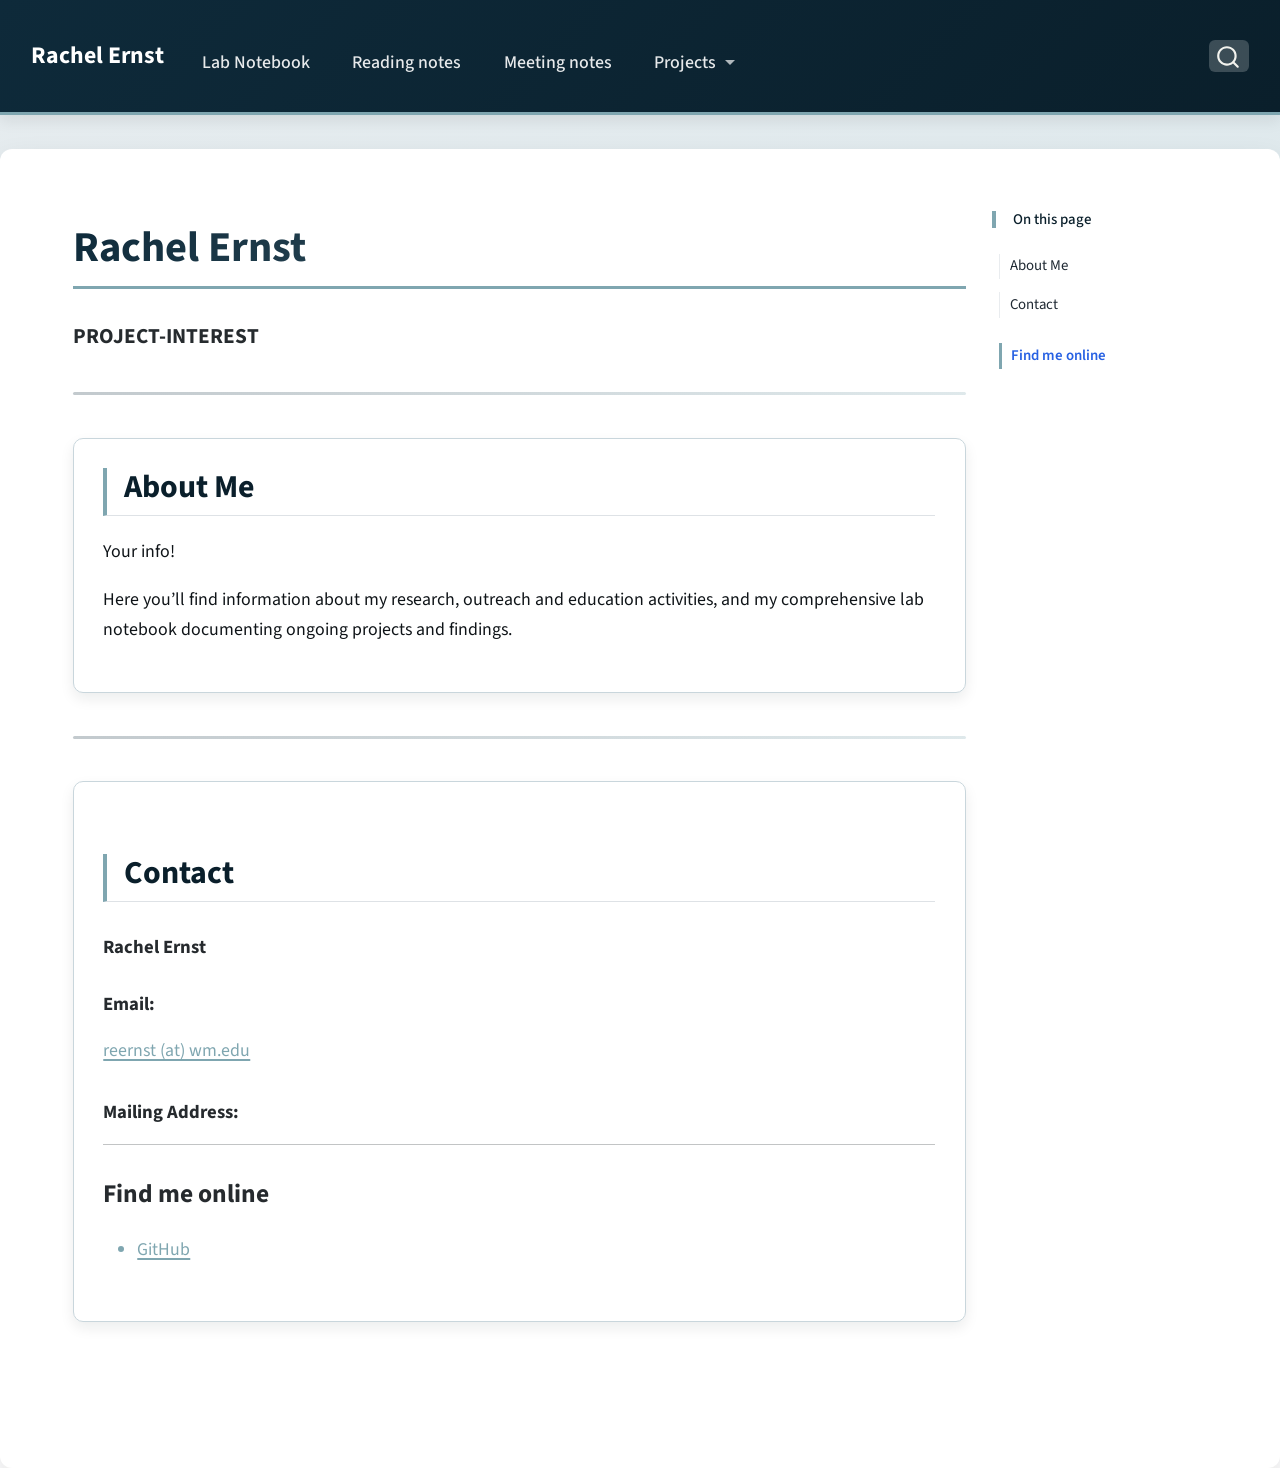
<file: docs/index.html>
<!DOCTYPE html>
<html xmlns="http://www.w3.org/1999/xhtml" lang="en" xml:lang="en"><head>

<meta charset="utf-8">
<meta name="generator" content="quarto-1.9.37">

<meta name="viewport" content="width=device-width, initial-scale=1.0, user-scalable=yes">


<title>Rachel Ernst</title>
<style>
/* Default styles provided by pandoc.
** See https://pandoc.org/MANUAL.html#variables-for-html for config info.
*/
code{white-space: pre-wrap;}
span.smallcaps{font-variant: small-caps;}
div.columns{display: flex; gap: min(4vw, 1.5em);}
div.column{flex: auto; overflow-x: auto;}
div.hanging-indent{margin-left: 1.5em; text-indent: -1.5em;}
ul.task-list{list-style: none;}
ul.task-list li input[type="checkbox"] {
  width: 0.8em;
  margin: 0 0.8em 0.2em -1em; /* quarto-specific, see https://github.com/quarto-dev/quarto-cli/issues/4556 */ 
  vertical-align: middle;
}
</style>


<script src="site_libs/quarto-nav/quarto-nav.js"></script>
<script src="site_libs/quarto-nav/headroom.min.js"></script>
<script src="site_libs/clipboard/clipboard.min.js"></script>
<script src="site_libs/quarto-search/autocomplete.umd.js"></script>
<script src="site_libs/quarto-search/fuse.min.js"></script>
<script src="site_libs/quarto-search/quarto-search.js"></script>
<meta name="quarto:offset" content="./">
<script src="site_libs/quarto-html/quarto.js" type="module"></script>
<script src="site_libs/quarto-html/tabsets/tabsets.js" type="module"></script>
<script src="site_libs/quarto-html/popper.min.js"></script>
<script src="site_libs/quarto-html/tippy.umd.min.js"></script>
<script src="site_libs/quarto-html/anchor.min.js"></script>
<link href="site_libs/quarto-html/tippy.css" rel="stylesheet">
<link href="site_libs/quarto-html/quarto-syntax-highlighting-acf12a64177840b8d86f2d4f01b2e9fb.css" rel="stylesheet" id="quarto-text-highlighting-styles">
<script src="site_libs/bootstrap/bootstrap.min.js"></script>
<link href="site_libs/bootstrap/bootstrap-icons.css" rel="stylesheet">
<link href="site_libs/bootstrap/bootstrap-07ef60af933b8329510c4aa1fb6c0fb0.min.css" rel="stylesheet" append-hash="true" id="quarto-bootstrap" data-mode="light">
<script id="quarto-search-options" type="application/json">{
  "location": "navbar",
  "copy-button": false,
  "collapse-after": 3,
  "panel-placement": "end",
  "type": "overlay",
  "limit": 50,
  "keyboard-shortcut": [
    "f",
    "/",
    "s"
  ],
  "show-item-context": false,
  "language": {
    "search-no-results-text": "No results",
    "search-matching-documents-text": "matching documents",
    "search-copy-link-title": "Copy link to search",
    "search-hide-matches-text": "Hide additional matches",
    "search-more-match-text": "more match in this document",
    "search-more-matches-text": "more matches in this document",
    "search-clear-button-title": "Clear",
    "search-text-placeholder": "",
    "search-detached-cancel-button-title": "Cancel",
    "search-submit-button-title": "Submit",
    "search-label": "Search"
  }
}</script>


<link rel="stylesheet" href="styles.css">
</head>

<body class="nav-fixed quarto-light">

<div id="quarto-search-results"></div>
  <header id="quarto-header" class="headroom fixed-top">
    <nav class="navbar navbar-expand-lg " data-bs-theme="dark">
      <div class="navbar-container container-fluid">
      <div class="navbar-brand-container mx-auto">
    <a class="navbar-brand" href="./index.html">
    <span class="navbar-title">Rachel Ernst</span>
    </a>
  </div>
            <div id="quarto-search" class="" title="Search"></div>
          <button class="navbar-toggler" type="button" data-bs-toggle="collapse" data-bs-target="#navbarCollapse" aria-controls="navbarCollapse" role="menu" aria-expanded="false" aria-label="Toggle navigation" onclick="if (window.quartoToggleHeadroom) { window.quartoToggleHeadroom(); }">
  <span class="navbar-toggler-icon"></span>
</button>
          <div class="collapse navbar-collapse" id="navbarCollapse">
            <ul class="navbar-nav navbar-nav-scroll me-auto">
  <li class="nav-item">
    <a class="nav-link" href="./lab-notebook/index.html"> 
<span class="menu-text">Lab Notebook</span></a>
  </li>  
  <li class="nav-item">
    <a class="nav-link" href="./reading-notes/index.html"> 
<span class="menu-text">Reading notes</span></a>
  </li>  
  <li class="nav-item">
    <a class="nav-link" href="./meetings.html"> 
<span class="menu-text">Meeting notes</span></a>
  </li>  
  <li class="nav-item dropdown ">
    <a class="nav-link dropdown-toggle" href="#" id="nav-menu-projects" role="link" data-bs-toggle="dropdown" aria-expanded="false">
 <span class="menu-text">Projects</span>
    </a>
    <ul class="dropdown-menu" aria-labelledby="nav-menu-projects">    
        <li>
    <a class="dropdown-item" href="./projects/my-project/index.html">
 <span class="dropdown-text">my-project</span></a>
  </li>  
    </ul>
  </li>
</ul>
          </div> <!-- /navcollapse -->
            <div class="quarto-navbar-tools">
</div>
      </div> <!-- /container-fluid -->
    </nav>
</header>
<!-- content -->
<div id="quarto-content" class="quarto-container page-columns page-rows-contents page-layout-full page-navbar">
<!-- sidebar -->
<!-- margin-sidebar -->
    <div id="quarto-margin-sidebar" class="sidebar margin-sidebar">
        <nav id="TOC" role="doc-toc" class="toc-active">
    <h2 id="toc-title">On this page</h2>
   
  <ul>
  <li><a href="#about-me" id="toc-about-me" class="nav-link active" data-scroll-target="#about-me">About Me</a></li>
  <li><a href="#contact" id="toc-contact" class="nav-link" data-scroll-target="#contact">Contact</a>
  <ul class="collapse">
  <li><a href="#find-me-online" id="toc-find-me-online" class="nav-link" data-scroll-target="#find-me-online">Find me online</a></li>
  </ul></li>
  </ul>
</nav>
    </div>
<!-- main -->
<main class="content column-page-left" id="quarto-document-content">

<header id="title-block-header" class="quarto-title-block default">
<div class="quarto-title">
<h1 class="title">Rachel Ernst</h1>
</div>



<div class="quarto-title-meta column-page-left">

    
  
    
  </div>
  


</header>


<div class="hero-grid">
<section id="project-interest" class="level4 hero-text">
<h4 class="anchored" data-anchor-id="project-interest">PROJECT-INTEREST</h4>
</section>
<!--
::: {.hero-image}
![](headshots/){alt="" class="headshot"}
![](headshots/){alt="" class="fieldshot"}
:::
-->
</div>
<hr class="section-divider">
<section id="about-me" class="level2 content-card">
<h2 class="anchored" data-anchor-id="about-me">About Me</h2>
<p>Your info!</p>
<p>Here you’ll find information about my research, outreach and education activities, and my comprehensive lab notebook documenting ongoing projects and findings.</p>
</section>
<hr class="section-divider">
<section id="contact" class="level2 content-card">
<h2 class="anchored" data-anchor-id="contact">Contact</h2>
<section id="rachel-ernst" class="level5">
<h5 class="anchored" data-anchor-id="rachel-ernst">Rachel Ernst</h5>
</section>
<section id="email" class="level5">
<h5 class="anchored" data-anchor-id="email">Email:</h5>
<p><a href="mailto:wm-email-address">reernst (at) wm.edu</a></p>
</section>
<section id="mailing-address" class="level5">
<h5 class="anchored" data-anchor-id="mailing-address">Mailing Address:</h5>
<hr>
</section>
<section id="find-me-online" class="level3">
<h3 class="anchored" data-anchor-id="find-me-online">Find me online</h3>
<ul>
<li><a href="https://reernst348.github.io/RE_Notebook/">GitHub</a></li>
</ul>
</section>
</section>



</main> <!-- /main -->
<script id="quarto-html-after-body" type="application/javascript">
  window.document.addEventListener("DOMContentLoaded", function (event) {
    const icon = "";
    const anchorJS = new window.AnchorJS();
    anchorJS.options = {
      placement: 'right',
      icon: icon
    };
    anchorJS.add('.anchored');
    const isCodeAnnotation = (el) => {
      for (const clz of el.classList) {
        if (clz.startsWith('code-annotation-')) {                     
          return true;
        }
      }
      return false;
    }
    const onCopySuccess = function(e) {
      // button target
      const button = e.trigger;
      // don't keep focus
      button.blur();
      // flash "checked"
      button.classList.add('code-copy-button-checked');
      var currentTitle = button.getAttribute("title");
      button.setAttribute("title", "Copied!");
      let tooltip;
      if (window.bootstrap) {
        button.setAttribute("data-bs-toggle", "tooltip");
        button.setAttribute("data-bs-placement", "left");
        button.setAttribute("data-bs-title", "Copied!");
        tooltip = new bootstrap.Tooltip(button, 
          { trigger: "manual", 
            customClass: "code-copy-button-tooltip",
            offset: [0, -8]});
        tooltip.show();    
      }
      setTimeout(function() {
        if (tooltip) {
          tooltip.hide();
          button.removeAttribute("data-bs-title");
          button.removeAttribute("data-bs-toggle");
          button.removeAttribute("data-bs-placement");
        }
        button.setAttribute("title", currentTitle);
        button.classList.remove('code-copy-button-checked');
      }, 1000);
      // clear code selection
      e.clearSelection();
    }
    const getTextToCopy = function(trigger) {
      const outerScaffold = trigger.parentElement.cloneNode(true);
      const codeEl = outerScaffold.querySelector('code');
      for (const childEl of codeEl.children) {
        if (isCodeAnnotation(childEl)) {
          childEl.remove();
        }
      }
      return codeEl.innerText;
    }
    const clipboard = new window.ClipboardJS('.code-copy-button:not([data-in-quarto-modal])', {
      text: getTextToCopy
    });
    clipboard.on('success', onCopySuccess);
    if (window.document.getElementById('quarto-embedded-source-code-modal')) {
      const clipboardModal = new window.ClipboardJS('.code-copy-button[data-in-quarto-modal]', {
        text: getTextToCopy,
        container: window.document.getElementById('quarto-embedded-source-code-modal')
      });
      clipboardModal.on('success', onCopySuccess);
    }
      var localhostRegex = new RegExp(/^(?:http|https):\/\/localhost\:?[0-9]*\//);
      var mailtoRegex = new RegExp(/^mailto:/);
        var filterRegex = new RegExp('/' + window.location.host + '/');
      var isInternal = (href) => {
          return filterRegex.test(href) || localhostRegex.test(href) || mailtoRegex.test(href);
      }
      // Inspect non-navigation links and adorn them if external
     var links = window.document.querySelectorAll('a[href]:not(.nav-link):not(.navbar-brand):not(.toc-action):not(.sidebar-link):not(.sidebar-item-toggle):not(.pagination-link):not(.no-external):not([aria-hidden]):not(.dropdown-item):not(.quarto-navigation-tool):not(.about-link)');
      for (var i=0; i<links.length; i++) {
        const link = links[i];
        if (!isInternal(link.href)) {
          // undo the damage that might have been done by quarto-nav.js in the case of
          // links that we want to consider external
          if (link.dataset.originalHref !== undefined) {
            link.href = link.dataset.originalHref;
          }
        }
      }
    function tippyHover(el, contentFn, onTriggerFn, onUntriggerFn) {
      const config = {
        allowHTML: true,
        maxWidth: 500,
        delay: 100,
        arrow: false,
        appendTo: function(el) {
            return el.parentElement;
        },
        interactive: true,
        interactiveBorder: 10,
        theme: 'quarto',
        placement: 'bottom-start',
      };
      if (contentFn) {
        config.content = contentFn;
      }
      if (onTriggerFn) {
        config.onTrigger = onTriggerFn;
      }
      if (onUntriggerFn) {
        config.onUntrigger = onUntriggerFn;
      }
      window.tippy(el, config); 
    }
    const noterefs = window.document.querySelectorAll('a[role="doc-noteref"]');
    for (var i=0; i<noterefs.length; i++) {
      const ref = noterefs[i];
      tippyHover(ref, function() {
        // use id or data attribute instead here
        let href = ref.getAttribute('data-footnote-href') || ref.getAttribute('href');
        try { href = new URL(href).hash; } catch {}
        const id = href.replace(/^#\/?/, "");
        const note = window.document.getElementById(id);
        if (note) {
          return note.innerHTML;
        } else {
          return "";
        }
      });
    }
    const xrefs = window.document.querySelectorAll('a.quarto-xref');
    const processXRef = (id, note) => {
      // Strip column container classes
      const stripColumnClz = (el) => {
        el.classList.remove("page-full", "page-columns");
        if (el.children) {
          for (const child of el.children) {
            stripColumnClz(child);
          }
        }
      }
      stripColumnClz(note)
      if (id === null || id.startsWith('sec-')) {
        // Special case sections, only their first couple elements
        const container = document.createElement("div");
        if (note.children && note.children.length > 2) {
          container.appendChild(note.children[0].cloneNode(true));
          for (let i = 1; i < note.children.length; i++) {
            const child = note.children[i];
            if (child.tagName === "P" && child.innerText === "") {
              continue;
            } else {
              container.appendChild(child.cloneNode(true));
              break;
            }
          }
          if (window.Quarto?.typesetMath) {
            window.Quarto.typesetMath(container);
          }
          return container.innerHTML
        } else {
          if (window.Quarto?.typesetMath) {
            window.Quarto.typesetMath(note);
          }
          return note.innerHTML;
        }
      } else {
        // Remove any anchor links if they are present
        const anchorLink = note.querySelector('a.anchorjs-link');
        if (anchorLink) {
          anchorLink.remove();
        }
        if (window.Quarto?.typesetMath) {
          window.Quarto.typesetMath(note);
        }
        if (note.classList.contains("callout")) {
          return note.outerHTML;
        } else {
          return note.innerHTML;
        }
      }
    }
    for (var i=0; i<xrefs.length; i++) {
      const xref = xrefs[i];
      tippyHover(xref, undefined, function(instance) {
        instance.disable();
        let url = xref.getAttribute('href');
        let hash = undefined; 
        if (url.startsWith('#')) {
          hash = url;
        } else {
          try { hash = new URL(url).hash; } catch {}
        }
        if (hash) {
          const id = hash.replace(/^#\/?/, "");
          const note = window.document.getElementById(id);
          if (note !== null) {
            try {
              const html = processXRef(id, note.cloneNode(true));
              instance.setContent(html);
            } finally {
              instance.enable();
              instance.show();
            }
          } else {
            // See if we can fetch this
            fetch(url.split('#')[0])
            .then(res => res.text())
            .then(html => {
              const parser = new DOMParser();
              const htmlDoc = parser.parseFromString(html, "text/html");
              const note = htmlDoc.getElementById(id);
              if (note !== null) {
                const html = processXRef(id, note);
                instance.setContent(html);
              } 
            }).finally(() => {
              instance.enable();
              instance.show();
            });
          }
        } else {
          // See if we can fetch a full url (with no hash to target)
          // This is a special case and we should probably do some content thinning / targeting
          fetch(url)
          .then(res => res.text())
          .then(html => {
            const parser = new DOMParser();
            const htmlDoc = parser.parseFromString(html, "text/html");
            const note = htmlDoc.querySelector('main.content');
            if (note !== null) {
              // This should only happen for chapter cross references
              // (since there is no id in the URL)
              // remove the first header
              if (note.children.length > 0 && note.children[0].tagName === "HEADER") {
                note.children[0].remove();
              }
              const html = processXRef(null, note);
              instance.setContent(html);
            } 
          }).finally(() => {
            instance.enable();
            instance.show();
          });
        }
      }, function(instance) {
      });
    }
        let selectedAnnoteEl;
        const selectorForAnnotation = ( cell, annotation) => {
          let cellAttr = 'data-code-cell="' + cell + '"';
          let lineAttr = 'data-code-annotation="' +  annotation + '"';
          const selector = 'span[' + cellAttr + '][' + lineAttr + ']';
          return selector;
        }
        const selectCodeLines = (annoteEl) => {
          const doc = window.document;
          const targetCell = annoteEl.getAttribute("data-target-cell");
          const targetAnnotation = annoteEl.getAttribute("data-target-annotation");
          const annoteSpan = window.document.querySelector(selectorForAnnotation(targetCell, targetAnnotation));
          const lines = annoteSpan.getAttribute("data-code-lines").split(",");
          const lineIds = lines.map((line) => {
            return targetCell + "-" + line;
          })
          let top = null;
          let height = null;
          let parent = null;
          if (lineIds.length > 0) {
              //compute the position of the single el (top and bottom and make a div)
              const el = window.document.getElementById(lineIds[0]);
              top = el.offsetTop;
              height = el.offsetHeight;
              parent = el.parentElement.parentElement;
            if (lineIds.length > 1) {
              const lastEl = window.document.getElementById(lineIds[lineIds.length - 1]);
              const bottom = lastEl.offsetTop + lastEl.offsetHeight;
              height = bottom - top;
            }
            if (top !== null && height !== null && parent !== null) {
              // cook up a div (if necessary) and position it 
              let div = window.document.getElementById("code-annotation-line-highlight");
              if (div === null) {
                div = window.document.createElement("div");
                div.setAttribute("id", "code-annotation-line-highlight");
                div.style.position = 'absolute';
                parent.appendChild(div);
              }
              div.style.top = top - 2 + "px";
              div.style.height = height + 4 + "px";
              div.style.left = 0;
              let gutterDiv = window.document.getElementById("code-annotation-line-highlight-gutter");
              if (gutterDiv === null) {
                gutterDiv = window.document.createElement("div");
                gutterDiv.setAttribute("id", "code-annotation-line-highlight-gutter");
                gutterDiv.style.position = 'absolute';
                const codeCell = window.document.getElementById(targetCell);
                const gutter = codeCell.querySelector('.code-annotation-gutter');
                gutter.appendChild(gutterDiv);
              }
              gutterDiv.style.top = top - 2 + "px";
              gutterDiv.style.height = height + 4 + "px";
            }
            selectedAnnoteEl = annoteEl;
          }
        };
        const unselectCodeLines = () => {
          const elementsIds = ["code-annotation-line-highlight", "code-annotation-line-highlight-gutter"];
          elementsIds.forEach((elId) => {
            const div = window.document.getElementById(elId);
            if (div) {
              div.remove();
            }
          });
          selectedAnnoteEl = undefined;
        };
          // Handle positioning of the toggle
      window.addEventListener(
        "resize",
        throttle(() => {
          elRect = undefined;
          if (selectedAnnoteEl) {
            selectCodeLines(selectedAnnoteEl);
          }
        }, 10)
      );
      function throttle(fn, ms) {
      let throttle = false;
      let timer;
        return (...args) => {
          if(!throttle) { // first call gets through
              fn.apply(this, args);
              throttle = true;
          } else { // all the others get throttled
              if(timer) clearTimeout(timer); // cancel #2
              timer = setTimeout(() => {
                fn.apply(this, args);
                timer = throttle = false;
              }, ms);
          }
        };
      }
        // Attach click handler to the DT
        const annoteDls = window.document.querySelectorAll('dt[data-target-cell]');
        for (const annoteDlNode of annoteDls) {
          annoteDlNode.addEventListener('click', (event) => {
            const clickedEl = event.target;
            if (clickedEl !== selectedAnnoteEl) {
              unselectCodeLines();
              const activeEl = window.document.querySelector('dt[data-target-cell].code-annotation-active');
              if (activeEl) {
                activeEl.classList.remove('code-annotation-active');
              }
              selectCodeLines(clickedEl);
              clickedEl.classList.add('code-annotation-active');
            } else {
              // Unselect the line
              unselectCodeLines();
              clickedEl.classList.remove('code-annotation-active');
            }
          });
        }
    const findCites = (el) => {
      const parentEl = el.parentElement;
      if (parentEl) {
        const cites = parentEl.dataset.cites;
        if (cites) {
          return {
            el,
            cites: cites.split(' ')
          };
        } else {
          return findCites(el.parentElement)
        }
      } else {
        return undefined;
      }
    };
    var bibliorefs = window.document.querySelectorAll('a[role="doc-biblioref"]');
    for (var i=0; i<bibliorefs.length; i++) {
      const ref = bibliorefs[i];
      const citeInfo = findCites(ref);
      if (citeInfo) {
        tippyHover(citeInfo.el, function() {
          var popup = window.document.createElement('div');
          citeInfo.cites.forEach(function(cite) {
            var citeDiv = window.document.createElement('div');
            citeDiv.classList.add('hanging-indent');
            citeDiv.classList.add('csl-entry');
            var biblioDiv = window.document.getElementById('ref-' + cite);
            if (biblioDiv) {
              citeDiv.innerHTML = biblioDiv.innerHTML;
            }
            popup.appendChild(citeDiv);
          });
          return popup.innerHTML;
        });
      }
    }
  });
  </script>
</div> <!-- /content -->




</body></html>
</file>
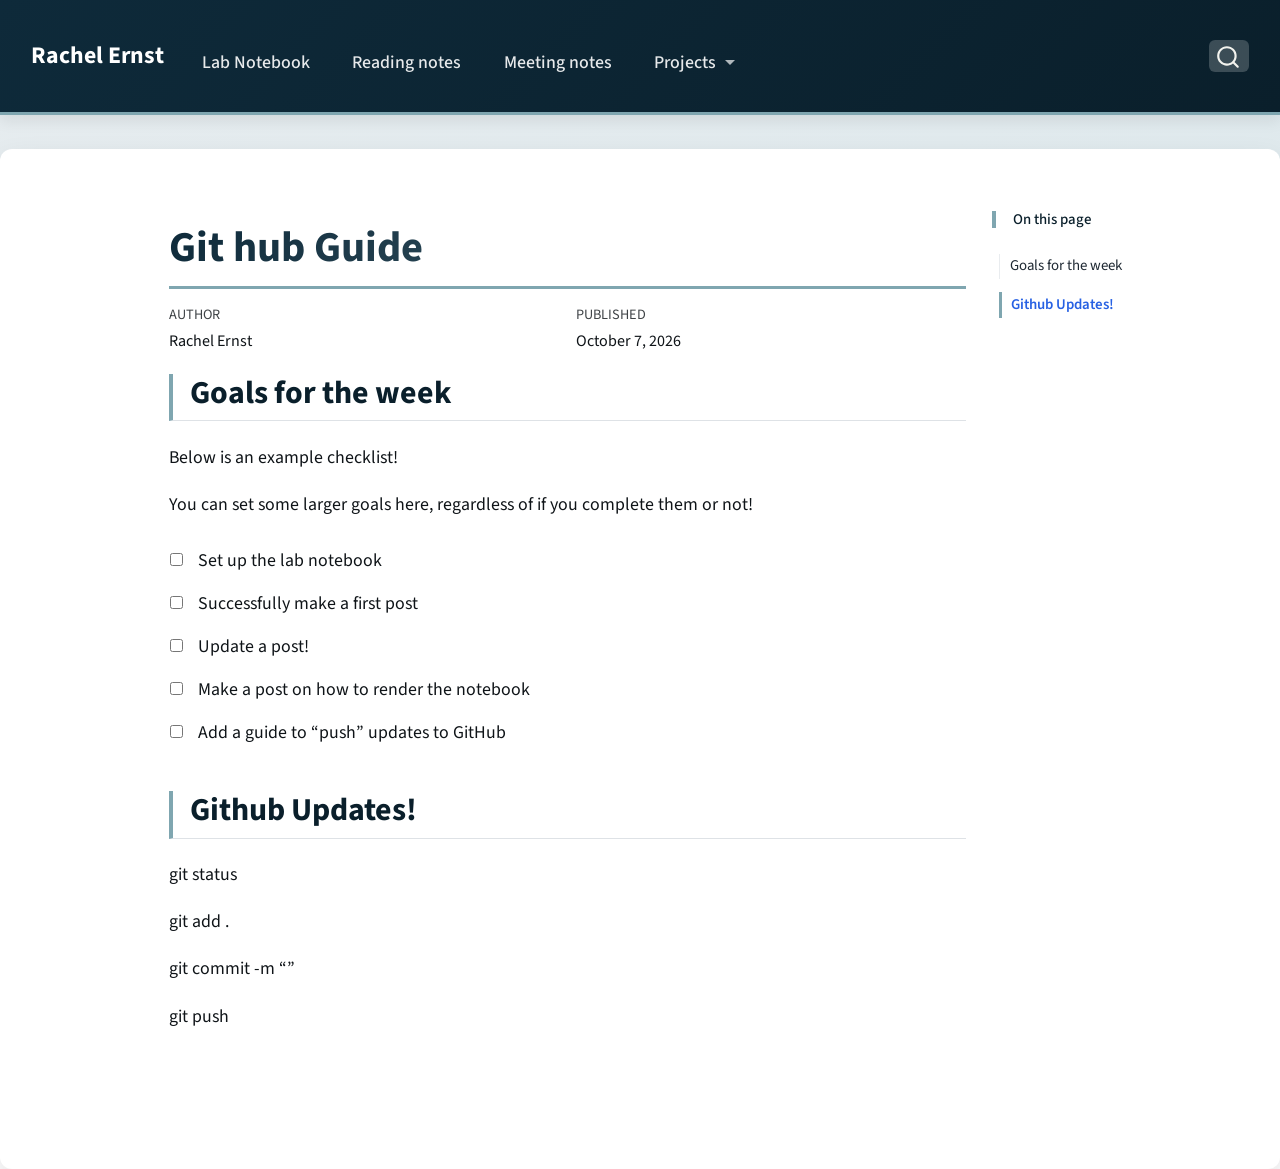
<file: docs/lab-notebook/week-of-2026-09-14.html>
<!DOCTYPE html>
<html xmlns="http://www.w3.org/1999/xhtml" lang="en" xml:lang="en"><head>

<meta charset="utf-8">
<meta name="generator" content="quarto-1.9.37">

<meta name="viewport" content="width=device-width, initial-scale=1.0, user-scalable=yes">

<meta name="author" content="Rachel Ernst">
<meta name="dcterms.date" content="2026-10-07">

<title>Git hub Guide – Rachel Ernst</title>
<style>
/* Default styles provided by pandoc.
** See https://pandoc.org/MANUAL.html#variables-for-html for config info.
*/
code{white-space: pre-wrap;}
span.smallcaps{font-variant: small-caps;}
div.columns{display: flex; gap: min(4vw, 1.5em);}
div.column{flex: auto; overflow-x: auto;}
div.hanging-indent{margin-left: 1.5em; text-indent: -1.5em;}
ul.task-list{list-style: none;}
ul.task-list li input[type="checkbox"] {
  width: 0.8em;
  margin: 0 0.8em 0.2em -1em; /* quarto-specific, see https://github.com/quarto-dev/quarto-cli/issues/4556 */ 
  vertical-align: middle;
}
</style>


<script src="../site_libs/quarto-nav/quarto-nav.js"></script>
<script src="../site_libs/quarto-nav/headroom.min.js"></script>
<script src="../site_libs/clipboard/clipboard.min.js"></script>
<script src="../site_libs/quarto-search/autocomplete.umd.js"></script>
<script src="../site_libs/quarto-search/fuse.min.js"></script>
<script src="../site_libs/quarto-search/quarto-search.js"></script>
<meta name="quarto:offset" content="../">
<script src="../site_libs/quarto-html/quarto.js" type="module"></script>
<script src="../site_libs/quarto-html/tabsets/tabsets.js" type="module"></script>
<script src="../site_libs/quarto-html/popper.min.js"></script>
<script src="../site_libs/quarto-html/tippy.umd.min.js"></script>
<script src="../site_libs/quarto-html/anchor.min.js"></script>
<link href="../site_libs/quarto-html/tippy.css" rel="stylesheet">
<link href="../site_libs/quarto-html/quarto-syntax-highlighting-acf12a64177840b8d86f2d4f01b2e9fb.css" rel="stylesheet" id="quarto-text-highlighting-styles">
<script src="../site_libs/bootstrap/bootstrap.min.js"></script>
<link href="../site_libs/bootstrap/bootstrap-icons.css" rel="stylesheet">
<link href="../site_libs/bootstrap/bootstrap-07ef60af933b8329510c4aa1fb6c0fb0.min.css" rel="stylesheet" append-hash="true" id="quarto-bootstrap" data-mode="light">
<script id="quarto-search-options" type="application/json">{
  "location": "navbar",
  "copy-button": false,
  "collapse-after": 3,
  "panel-placement": "end",
  "type": "overlay",
  "limit": 50,
  "keyboard-shortcut": [
    "f",
    "/",
    "s"
  ],
  "show-item-context": false,
  "language": {
    "search-no-results-text": "No results",
    "search-matching-documents-text": "matching documents",
    "search-copy-link-title": "Copy link to search",
    "search-hide-matches-text": "Hide additional matches",
    "search-more-match-text": "more match in this document",
    "search-more-matches-text": "more matches in this document",
    "search-clear-button-title": "Clear",
    "search-text-placeholder": "",
    "search-detached-cancel-button-title": "Cancel",
    "search-submit-button-title": "Submit",
    "search-label": "Search"
  }
}</script>


<link rel="stylesheet" href="../styles.css">
</head>

<body class="nav-fixed quarto-light">

<div id="quarto-search-results"></div>
  <header id="quarto-header" class="headroom fixed-top">
    <nav class="navbar navbar-expand-lg " data-bs-theme="dark">
      <div class="navbar-container container-fluid">
      <div class="navbar-brand-container mx-auto">
    <a class="navbar-brand" href="../index.html">
    <span class="navbar-title">Rachel Ernst</span>
    </a>
  </div>
            <div id="quarto-search" class="" title="Search"></div>
          <button class="navbar-toggler" type="button" data-bs-toggle="collapse" data-bs-target="#navbarCollapse" aria-controls="navbarCollapse" role="menu" aria-expanded="false" aria-label="Toggle navigation" onclick="if (window.quartoToggleHeadroom) { window.quartoToggleHeadroom(); }">
  <span class="navbar-toggler-icon"></span>
</button>
          <div class="collapse navbar-collapse" id="navbarCollapse">
            <ul class="navbar-nav navbar-nav-scroll me-auto">
  <li class="nav-item">
    <a class="nav-link" href="../lab-notebook/index.html"> 
<span class="menu-text">Lab Notebook</span></a>
  </li>  
  <li class="nav-item">
    <a class="nav-link" href="../reading-notes/index.html"> 
<span class="menu-text">Reading notes</span></a>
  </li>  
  <li class="nav-item">
    <a class="nav-link" href="../meetings.html"> 
<span class="menu-text">Meeting notes</span></a>
  </li>  
  <li class="nav-item dropdown ">
    <a class="nav-link dropdown-toggle" href="#" id="nav-menu-projects" role="link" data-bs-toggle="dropdown" aria-expanded="false">
 <span class="menu-text">Projects</span>
    </a>
    <ul class="dropdown-menu" aria-labelledby="nav-menu-projects">    
        <li>
    <a class="dropdown-item" href="../projects/my-project/index.html">
 <span class="dropdown-text">my-project</span></a>
  </li>  
    </ul>
  </li>
</ul>
          </div> <!-- /navcollapse -->
            <div class="quarto-navbar-tools">
</div>
      </div> <!-- /container-fluid -->
    </nav>
</header>
<!-- content -->
<div id="quarto-content" class="quarto-container page-columns page-rows-contents page-layout-article page-navbar">
<!-- sidebar -->
<!-- margin-sidebar -->
    <div id="quarto-margin-sidebar" class="sidebar margin-sidebar">
        <nav id="TOC" role="doc-toc" class="toc-active">
    <h2 id="toc-title">On this page</h2>
   
  <ul>
  <li><a href="#goals-for-the-week" id="toc-goals-for-the-week" class="nav-link active" data-scroll-target="#goals-for-the-week">Goals for the week</a></li>
  <li><a href="#github-updates" id="toc-github-updates" class="nav-link" data-scroll-target="#github-updates">Github Updates!</a></li>
  </ul>
</nav>
    </div>
<!-- main -->
<main class="content" id="quarto-document-content">

<header id="title-block-header" class="quarto-title-block default">
<div class="quarto-title">
<h1 class="title">Git hub Guide</h1>
</div>



<div class="quarto-title-meta">

    <div>
    <div class="quarto-title-meta-heading">Author</div>
    <div class="quarto-title-meta-contents">
             <p>Rachel Ernst </p>
          </div>
  </div>
    
    <div>
    <div class="quarto-title-meta-heading">Published</div>
    <div class="quarto-title-meta-contents">
      <p class="date">October 7, 2026</p>
    </div>
  </div>
  
    
  </div>
  


</header>


<section id="goals-for-the-week" class="level2">
<h2 class="anchored" data-anchor-id="goals-for-the-week">Goals for the week</h2>
<p>Below is an example checklist!</p>
<p>You can set some larger goals here, regardless of if you complete them or not!</p>
<ul class="task-list">
<li><label><input type="checkbox">Set up the lab notebook</label></li>
<li><label><input type="checkbox">Successfully make a first post</label></li>
<li><label><input type="checkbox">Update a post!</label></li>
<li><label><input type="checkbox">Make a post on how to render the notebook</label></li>
<li><label><input type="checkbox">Add a guide to “push” updates to GitHub</label></li>
</ul>
</section>
<section id="github-updates" class="level2">
<h2 class="anchored" data-anchor-id="github-updates">Github Updates!</h2>
<p>git status</p>
<p>git add .</p>
<p>git commit -m “”</p>
<p>git push</p>


</section>

</main> <!-- /main -->
<script id="quarto-html-after-body" type="application/javascript">
  window.document.addEventListener("DOMContentLoaded", function (event) {
    const icon = "";
    const anchorJS = new window.AnchorJS();
    anchorJS.options = {
      placement: 'right',
      icon: icon
    };
    anchorJS.add('.anchored');
    const isCodeAnnotation = (el) => {
      for (const clz of el.classList) {
        if (clz.startsWith('code-annotation-')) {                     
          return true;
        }
      }
      return false;
    }
    const onCopySuccess = function(e) {
      // button target
      const button = e.trigger;
      // don't keep focus
      button.blur();
      // flash "checked"
      button.classList.add('code-copy-button-checked');
      var currentTitle = button.getAttribute("title");
      button.setAttribute("title", "Copied!");
      let tooltip;
      if (window.bootstrap) {
        button.setAttribute("data-bs-toggle", "tooltip");
        button.setAttribute("data-bs-placement", "left");
        button.setAttribute("data-bs-title", "Copied!");
        tooltip = new bootstrap.Tooltip(button, 
          { trigger: "manual", 
            customClass: "code-copy-button-tooltip",
            offset: [0, -8]});
        tooltip.show();    
      }
      setTimeout(function() {
        if (tooltip) {
          tooltip.hide();
          button.removeAttribute("data-bs-title");
          button.removeAttribute("data-bs-toggle");
          button.removeAttribute("data-bs-placement");
        }
        button.setAttribute("title", currentTitle);
        button.classList.remove('code-copy-button-checked');
      }, 1000);
      // clear code selection
      e.clearSelection();
    }
    const getTextToCopy = function(trigger) {
      const outerScaffold = trigger.parentElement.cloneNode(true);
      const codeEl = outerScaffold.querySelector('code');
      for (const childEl of codeEl.children) {
        if (isCodeAnnotation(childEl)) {
          childEl.remove();
        }
      }
      return codeEl.innerText;
    }
    const clipboard = new window.ClipboardJS('.code-copy-button:not([data-in-quarto-modal])', {
      text: getTextToCopy
    });
    clipboard.on('success', onCopySuccess);
    if (window.document.getElementById('quarto-embedded-source-code-modal')) {
      const clipboardModal = new window.ClipboardJS('.code-copy-button[data-in-quarto-modal]', {
        text: getTextToCopy,
        container: window.document.getElementById('quarto-embedded-source-code-modal')
      });
      clipboardModal.on('success', onCopySuccess);
    }
      var localhostRegex = new RegExp(/^(?:http|https):\/\/localhost\:?[0-9]*\//);
      var mailtoRegex = new RegExp(/^mailto:/);
        var filterRegex = new RegExp('/' + window.location.host + '/');
      var isInternal = (href) => {
          return filterRegex.test(href) || localhostRegex.test(href) || mailtoRegex.test(href);
      }
      // Inspect non-navigation links and adorn them if external
     var links = window.document.querySelectorAll('a[href]:not(.nav-link):not(.navbar-brand):not(.toc-action):not(.sidebar-link):not(.sidebar-item-toggle):not(.pagination-link):not(.no-external):not([aria-hidden]):not(.dropdown-item):not(.quarto-navigation-tool):not(.about-link)');
      for (var i=0; i<links.length; i++) {
        const link = links[i];
        if (!isInternal(link.href)) {
          // undo the damage that might have been done by quarto-nav.js in the case of
          // links that we want to consider external
          if (link.dataset.originalHref !== undefined) {
            link.href = link.dataset.originalHref;
          }
        }
      }
    function tippyHover(el, contentFn, onTriggerFn, onUntriggerFn) {
      const config = {
        allowHTML: true,
        maxWidth: 500,
        delay: 100,
        arrow: false,
        appendTo: function(el) {
            return el.parentElement;
        },
        interactive: true,
        interactiveBorder: 10,
        theme: 'quarto',
        placement: 'bottom-start',
      };
      if (contentFn) {
        config.content = contentFn;
      }
      if (onTriggerFn) {
        config.onTrigger = onTriggerFn;
      }
      if (onUntriggerFn) {
        config.onUntrigger = onUntriggerFn;
      }
      window.tippy(el, config); 
    }
    const noterefs = window.document.querySelectorAll('a[role="doc-noteref"]');
    for (var i=0; i<noterefs.length; i++) {
      const ref = noterefs[i];
      tippyHover(ref, function() {
        // use id or data attribute instead here
        let href = ref.getAttribute('data-footnote-href') || ref.getAttribute('href');
        try { href = new URL(href).hash; } catch {}
        const id = href.replace(/^#\/?/, "");
        const note = window.document.getElementById(id);
        if (note) {
          return note.innerHTML;
        } else {
          return "";
        }
      });
    }
    const xrefs = window.document.querySelectorAll('a.quarto-xref');
    const processXRef = (id, note) => {
      // Strip column container classes
      const stripColumnClz = (el) => {
        el.classList.remove("page-full", "page-columns");
        if (el.children) {
          for (const child of el.children) {
            stripColumnClz(child);
          }
        }
      }
      stripColumnClz(note)
      if (id === null || id.startsWith('sec-')) {
        // Special case sections, only their first couple elements
        const container = document.createElement("div");
        if (note.children && note.children.length > 2) {
          container.appendChild(note.children[0].cloneNode(true));
          for (let i = 1; i < note.children.length; i++) {
            const child = note.children[i];
            if (child.tagName === "P" && child.innerText === "") {
              continue;
            } else {
              container.appendChild(child.cloneNode(true));
              break;
            }
          }
          if (window.Quarto?.typesetMath) {
            window.Quarto.typesetMath(container);
          }
          return container.innerHTML
        } else {
          if (window.Quarto?.typesetMath) {
            window.Quarto.typesetMath(note);
          }
          return note.innerHTML;
        }
      } else {
        // Remove any anchor links if they are present
        const anchorLink = note.querySelector('a.anchorjs-link');
        if (anchorLink) {
          anchorLink.remove();
        }
        if (window.Quarto?.typesetMath) {
          window.Quarto.typesetMath(note);
        }
        if (note.classList.contains("callout")) {
          return note.outerHTML;
        } else {
          return note.innerHTML;
        }
      }
    }
    for (var i=0; i<xrefs.length; i++) {
      const xref = xrefs[i];
      tippyHover(xref, undefined, function(instance) {
        instance.disable();
        let url = xref.getAttribute('href');
        let hash = undefined; 
        if (url.startsWith('#')) {
          hash = url;
        } else {
          try { hash = new URL(url).hash; } catch {}
        }
        if (hash) {
          const id = hash.replace(/^#\/?/, "");
          const note = window.document.getElementById(id);
          if (note !== null) {
            try {
              const html = processXRef(id, note.cloneNode(true));
              instance.setContent(html);
            } finally {
              instance.enable();
              instance.show();
            }
          } else {
            // See if we can fetch this
            fetch(url.split('#')[0])
            .then(res => res.text())
            .then(html => {
              const parser = new DOMParser();
              const htmlDoc = parser.parseFromString(html, "text/html");
              const note = htmlDoc.getElementById(id);
              if (note !== null) {
                const html = processXRef(id, note);
                instance.setContent(html);
              } 
            }).finally(() => {
              instance.enable();
              instance.show();
            });
          }
        } else {
          // See if we can fetch a full url (with no hash to target)
          // This is a special case and we should probably do some content thinning / targeting
          fetch(url)
          .then(res => res.text())
          .then(html => {
            const parser = new DOMParser();
            const htmlDoc = parser.parseFromString(html, "text/html");
            const note = htmlDoc.querySelector('main.content');
            if (note !== null) {
              // This should only happen for chapter cross references
              // (since there is no id in the URL)
              // remove the first header
              if (note.children.length > 0 && note.children[0].tagName === "HEADER") {
                note.children[0].remove();
              }
              const html = processXRef(null, note);
              instance.setContent(html);
            } 
          }).finally(() => {
            instance.enable();
            instance.show();
          });
        }
      }, function(instance) {
      });
    }
        let selectedAnnoteEl;
        const selectorForAnnotation = ( cell, annotation) => {
          let cellAttr = 'data-code-cell="' + cell + '"';
          let lineAttr = 'data-code-annotation="' +  annotation + '"';
          const selector = 'span[' + cellAttr + '][' + lineAttr + ']';
          return selector;
        }
        const selectCodeLines = (annoteEl) => {
          const doc = window.document;
          const targetCell = annoteEl.getAttribute("data-target-cell");
          const targetAnnotation = annoteEl.getAttribute("data-target-annotation");
          const annoteSpan = window.document.querySelector(selectorForAnnotation(targetCell, targetAnnotation));
          const lines = annoteSpan.getAttribute("data-code-lines").split(",");
          const lineIds = lines.map((line) => {
            return targetCell + "-" + line;
          })
          let top = null;
          let height = null;
          let parent = null;
          if (lineIds.length > 0) {
              //compute the position of the single el (top and bottom and make a div)
              const el = window.document.getElementById(lineIds[0]);
              top = el.offsetTop;
              height = el.offsetHeight;
              parent = el.parentElement.parentElement;
            if (lineIds.length > 1) {
              const lastEl = window.document.getElementById(lineIds[lineIds.length - 1]);
              const bottom = lastEl.offsetTop + lastEl.offsetHeight;
              height = bottom - top;
            }
            if (top !== null && height !== null && parent !== null) {
              // cook up a div (if necessary) and position it 
              let div = window.document.getElementById("code-annotation-line-highlight");
              if (div === null) {
                div = window.document.createElement("div");
                div.setAttribute("id", "code-annotation-line-highlight");
                div.style.position = 'absolute';
                parent.appendChild(div);
              }
              div.style.top = top - 2 + "px";
              div.style.height = height + 4 + "px";
              div.style.left = 0;
              let gutterDiv = window.document.getElementById("code-annotation-line-highlight-gutter");
              if (gutterDiv === null) {
                gutterDiv = window.document.createElement("div");
                gutterDiv.setAttribute("id", "code-annotation-line-highlight-gutter");
                gutterDiv.style.position = 'absolute';
                const codeCell = window.document.getElementById(targetCell);
                const gutter = codeCell.querySelector('.code-annotation-gutter');
                gutter.appendChild(gutterDiv);
              }
              gutterDiv.style.top = top - 2 + "px";
              gutterDiv.style.height = height + 4 + "px";
            }
            selectedAnnoteEl = annoteEl;
          }
        };
        const unselectCodeLines = () => {
          const elementsIds = ["code-annotation-line-highlight", "code-annotation-line-highlight-gutter"];
          elementsIds.forEach((elId) => {
            const div = window.document.getElementById(elId);
            if (div) {
              div.remove();
            }
          });
          selectedAnnoteEl = undefined;
        };
          // Handle positioning of the toggle
      window.addEventListener(
        "resize",
        throttle(() => {
          elRect = undefined;
          if (selectedAnnoteEl) {
            selectCodeLines(selectedAnnoteEl);
          }
        }, 10)
      );
      function throttle(fn, ms) {
      let throttle = false;
      let timer;
        return (...args) => {
          if(!throttle) { // first call gets through
              fn.apply(this, args);
              throttle = true;
          } else { // all the others get throttled
              if(timer) clearTimeout(timer); // cancel #2
              timer = setTimeout(() => {
                fn.apply(this, args);
                timer = throttle = false;
              }, ms);
          }
        };
      }
        // Attach click handler to the DT
        const annoteDls = window.document.querySelectorAll('dt[data-target-cell]');
        for (const annoteDlNode of annoteDls) {
          annoteDlNode.addEventListener('click', (event) => {
            const clickedEl = event.target;
            if (clickedEl !== selectedAnnoteEl) {
              unselectCodeLines();
              const activeEl = window.document.querySelector('dt[data-target-cell].code-annotation-active');
              if (activeEl) {
                activeEl.classList.remove('code-annotation-active');
              }
              selectCodeLines(clickedEl);
              clickedEl.classList.add('code-annotation-active');
            } else {
              // Unselect the line
              unselectCodeLines();
              clickedEl.classList.remove('code-annotation-active');
            }
          });
        }
    const findCites = (el) => {
      const parentEl = el.parentElement;
      if (parentEl) {
        const cites = parentEl.dataset.cites;
        if (cites) {
          return {
            el,
            cites: cites.split(' ')
          };
        } else {
          return findCites(el.parentElement)
        }
      } else {
        return undefined;
      }
    };
    var bibliorefs = window.document.querySelectorAll('a[role="doc-biblioref"]');
    for (var i=0; i<bibliorefs.length; i++) {
      const ref = bibliorefs[i];
      const citeInfo = findCites(ref);
      if (citeInfo) {
        tippyHover(citeInfo.el, function() {
          var popup = window.document.createElement('div');
          citeInfo.cites.forEach(function(cite) {
            var citeDiv = window.document.createElement('div');
            citeDiv.classList.add('hanging-indent');
            citeDiv.classList.add('csl-entry');
            var biblioDiv = window.document.getElementById('ref-' + cite);
            if (biblioDiv) {
              citeDiv.innerHTML = biblioDiv.innerHTML;
            }
            popup.appendChild(citeDiv);
          });
          return popup.innerHTML;
        });
      }
    }
  });
  </script>
</div> <!-- /content -->




</body></html>
</file>
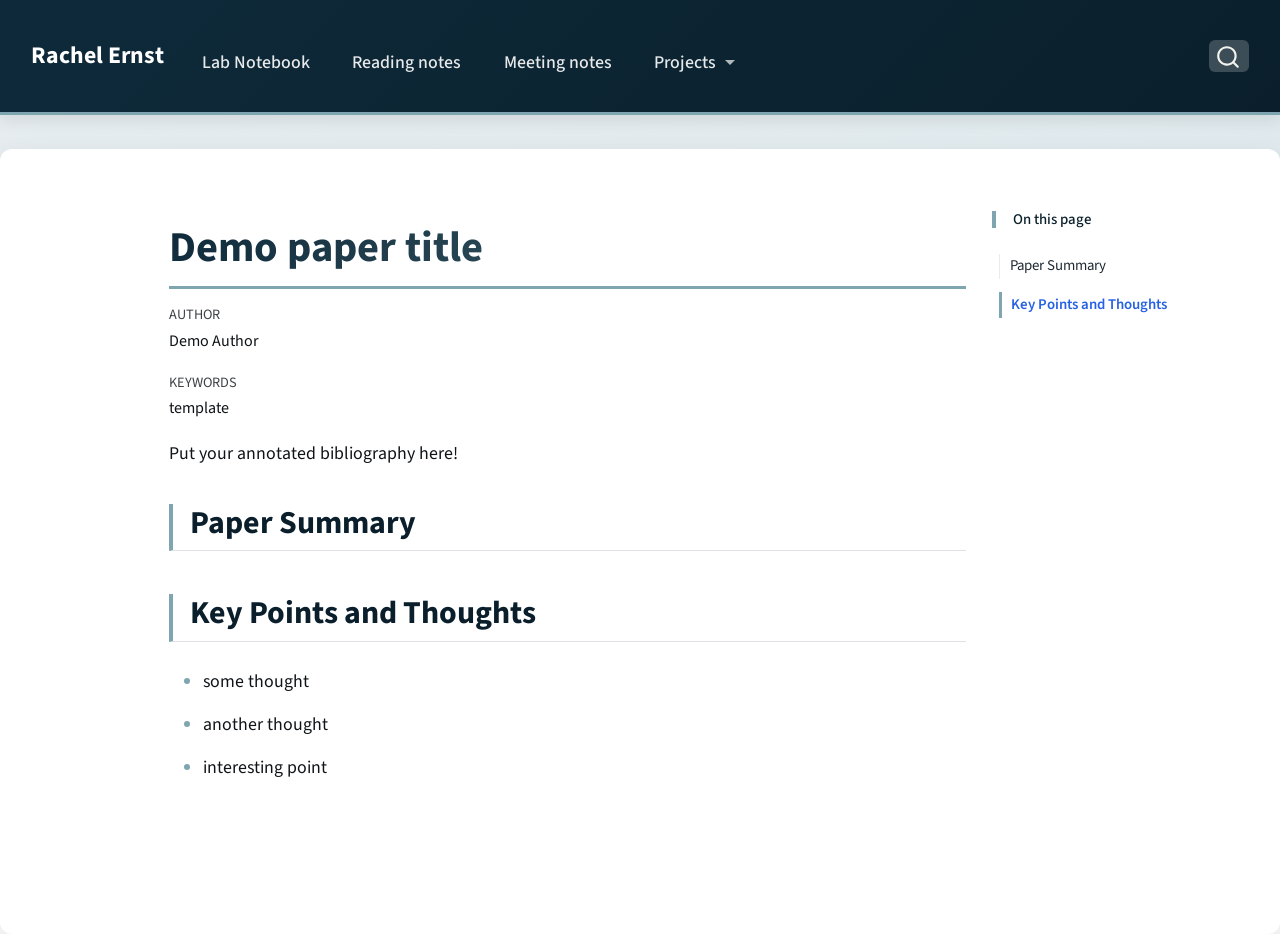
<file: docs/reading-notes/demopaper1.html>
<!DOCTYPE html>
<html xmlns="http://www.w3.org/1999/xhtml" lang="en" xml:lang="en"><head>

<meta charset="utf-8">
<meta name="generator" content="quarto-1.9.37">

<meta name="viewport" content="width=device-width, initial-scale=1.0, user-scalable=yes">

<meta name="author" content="Demo Author">
<meta name="keywords" content="template">

<title>Demo paper title – Rachel Ernst</title>
<style>
/* Default styles provided by pandoc.
** See https://pandoc.org/MANUAL.html#variables-for-html for config info.
*/
code{white-space: pre-wrap;}
span.smallcaps{font-variant: small-caps;}
div.columns{display: flex; gap: min(4vw, 1.5em);}
div.column{flex: auto; overflow-x: auto;}
div.hanging-indent{margin-left: 1.5em; text-indent: -1.5em;}
ul.task-list{list-style: none;}
ul.task-list li input[type="checkbox"] {
  width: 0.8em;
  margin: 0 0.8em 0.2em -1em; /* quarto-specific, see https://github.com/quarto-dev/quarto-cli/issues/4556 */ 
  vertical-align: middle;
}
</style>


<script src="../site_libs/quarto-nav/quarto-nav.js"></script>
<script src="../site_libs/quarto-nav/headroom.min.js"></script>
<script src="../site_libs/clipboard/clipboard.min.js"></script>
<script src="../site_libs/quarto-search/autocomplete.umd.js"></script>
<script src="../site_libs/quarto-search/fuse.min.js"></script>
<script src="../site_libs/quarto-search/quarto-search.js"></script>
<meta name="quarto:offset" content="../">
<script src="../site_libs/quarto-html/quarto.js" type="module"></script>
<script src="../site_libs/quarto-html/tabsets/tabsets.js" type="module"></script>
<script src="../site_libs/quarto-html/popper.min.js"></script>
<script src="../site_libs/quarto-html/tippy.umd.min.js"></script>
<script src="../site_libs/quarto-html/anchor.min.js"></script>
<link href="../site_libs/quarto-html/tippy.css" rel="stylesheet">
<link href="../site_libs/quarto-html/quarto-syntax-highlighting-acf12a64177840b8d86f2d4f01b2e9fb.css" rel="stylesheet" id="quarto-text-highlighting-styles">
<script src="../site_libs/bootstrap/bootstrap.min.js"></script>
<link href="../site_libs/bootstrap/bootstrap-icons.css" rel="stylesheet">
<link href="../site_libs/bootstrap/bootstrap-07ef60af933b8329510c4aa1fb6c0fb0.min.css" rel="stylesheet" append-hash="true" id="quarto-bootstrap" data-mode="light">
<script id="quarto-search-options" type="application/json">{
  "location": "navbar",
  "copy-button": false,
  "collapse-after": 3,
  "panel-placement": "end",
  "type": "overlay",
  "limit": 50,
  "keyboard-shortcut": [
    "f",
    "/",
    "s"
  ],
  "show-item-context": false,
  "language": {
    "search-no-results-text": "No results",
    "search-matching-documents-text": "matching documents",
    "search-copy-link-title": "Copy link to search",
    "search-hide-matches-text": "Hide additional matches",
    "search-more-match-text": "more match in this document",
    "search-more-matches-text": "more matches in this document",
    "search-clear-button-title": "Clear",
    "search-text-placeholder": "",
    "search-detached-cancel-button-title": "Cancel",
    "search-submit-button-title": "Submit",
    "search-label": "Search"
  }
}</script>


<link rel="stylesheet" href="../styles.css">
</head>

<body class="nav-fixed quarto-light">

<div id="quarto-search-results"></div>
  <header id="quarto-header" class="headroom fixed-top">
    <nav class="navbar navbar-expand-lg " data-bs-theme="dark">
      <div class="navbar-container container-fluid">
      <div class="navbar-brand-container mx-auto">
    <a class="navbar-brand" href="../index.html">
    <span class="navbar-title">Rachel Ernst</span>
    </a>
  </div>
            <div id="quarto-search" class="" title="Search"></div>
          <button class="navbar-toggler" type="button" data-bs-toggle="collapse" data-bs-target="#navbarCollapse" aria-controls="navbarCollapse" role="menu" aria-expanded="false" aria-label="Toggle navigation" onclick="if (window.quartoToggleHeadroom) { window.quartoToggleHeadroom(); }">
  <span class="navbar-toggler-icon"></span>
</button>
          <div class="collapse navbar-collapse" id="navbarCollapse">
            <ul class="navbar-nav navbar-nav-scroll me-auto">
  <li class="nav-item">
    <a class="nav-link" href="../lab-notebook/index.html"> 
<span class="menu-text">Lab Notebook</span></a>
  </li>  
  <li class="nav-item">
    <a class="nav-link" href="../reading-notes/index.html"> 
<span class="menu-text">Reading notes</span></a>
  </li>  
  <li class="nav-item">
    <a class="nav-link" href="../meetings.html"> 
<span class="menu-text">Meeting notes</span></a>
  </li>  
  <li class="nav-item dropdown ">
    <a class="nav-link dropdown-toggle" href="#" id="nav-menu-projects" role="link" data-bs-toggle="dropdown" aria-expanded="false">
 <span class="menu-text">Projects</span>
    </a>
    <ul class="dropdown-menu" aria-labelledby="nav-menu-projects">    
        <li>
    <a class="dropdown-item" href="../projects/my-project/index.html">
 <span class="dropdown-text">my-project</span></a>
  </li>  
    </ul>
  </li>
</ul>
          </div> <!-- /navcollapse -->
            <div class="quarto-navbar-tools">
</div>
      </div> <!-- /container-fluid -->
    </nav>
</header>
<!-- content -->
<div id="quarto-content" class="quarto-container page-columns page-rows-contents page-layout-article page-navbar">
<!-- sidebar -->
<!-- margin-sidebar -->
    <div id="quarto-margin-sidebar" class="sidebar margin-sidebar">
        <nav id="TOC" role="doc-toc" class="toc-active">
    <h2 id="toc-title">On this page</h2>
   
  <ul>
  <li><a href="#paper-summary" id="toc-paper-summary" class="nav-link active" data-scroll-target="#paper-summary">Paper Summary</a></li>
  <li><a href="#key-points-and-thoughts" id="toc-key-points-and-thoughts" class="nav-link" data-scroll-target="#key-points-and-thoughts">Key Points and Thoughts</a></li>
  </ul>
</nav>
    </div>
<!-- main -->
<main class="content" id="quarto-document-content">

<header id="title-block-header" class="quarto-title-block default">
<div class="quarto-title">
<h1 class="title">Demo paper title</h1>
</div>



<div class="quarto-title-meta">

    <div>
    <div class="quarto-title-meta-heading">Author</div>
    <div class="quarto-title-meta-contents">
             <p>Demo Author </p>
          </div>
  </div>
    
  
    
  </div>
  

<div>
  <div class="keywords">
    <div class="block-title">Keywords</div>
    <p>template</p>
  </div>
</div>

</header>


<p>Put your annotated bibliography here!</p>
<section id="paper-summary" class="level2">
<h2 class="anchored" data-anchor-id="paper-summary">Paper Summary</h2>
</section>
<section id="key-points-and-thoughts" class="level2">
<h2 class="anchored" data-anchor-id="key-points-and-thoughts">Key Points and Thoughts</h2>
<ul>
<li>some thought</li>
<li>another thought</li>
<li>interesting point</li>
</ul>


</section>

</main> <!-- /main -->
<script id="quarto-html-after-body" type="application/javascript">
  window.document.addEventListener("DOMContentLoaded", function (event) {
    const icon = "";
    const anchorJS = new window.AnchorJS();
    anchorJS.options = {
      placement: 'right',
      icon: icon
    };
    anchorJS.add('.anchored');
    const isCodeAnnotation = (el) => {
      for (const clz of el.classList) {
        if (clz.startsWith('code-annotation-')) {                     
          return true;
        }
      }
      return false;
    }
    const onCopySuccess = function(e) {
      // button target
      const button = e.trigger;
      // don't keep focus
      button.blur();
      // flash "checked"
      button.classList.add('code-copy-button-checked');
      var currentTitle = button.getAttribute("title");
      button.setAttribute("title", "Copied!");
      let tooltip;
      if (window.bootstrap) {
        button.setAttribute("data-bs-toggle", "tooltip");
        button.setAttribute("data-bs-placement", "left");
        button.setAttribute("data-bs-title", "Copied!");
        tooltip = new bootstrap.Tooltip(button, 
          { trigger: "manual", 
            customClass: "code-copy-button-tooltip",
            offset: [0, -8]});
        tooltip.show();    
      }
      setTimeout(function() {
        if (tooltip) {
          tooltip.hide();
          button.removeAttribute("data-bs-title");
          button.removeAttribute("data-bs-toggle");
          button.removeAttribute("data-bs-placement");
        }
        button.setAttribute("title", currentTitle);
        button.classList.remove('code-copy-button-checked');
      }, 1000);
      // clear code selection
      e.clearSelection();
    }
    const getTextToCopy = function(trigger) {
      const outerScaffold = trigger.parentElement.cloneNode(true);
      const codeEl = outerScaffold.querySelector('code');
      for (const childEl of codeEl.children) {
        if (isCodeAnnotation(childEl)) {
          childEl.remove();
        }
      }
      return codeEl.innerText;
    }
    const clipboard = new window.ClipboardJS('.code-copy-button:not([data-in-quarto-modal])', {
      text: getTextToCopy
    });
    clipboard.on('success', onCopySuccess);
    if (window.document.getElementById('quarto-embedded-source-code-modal')) {
      const clipboardModal = new window.ClipboardJS('.code-copy-button[data-in-quarto-modal]', {
        text: getTextToCopy,
        container: window.document.getElementById('quarto-embedded-source-code-modal')
      });
      clipboardModal.on('success', onCopySuccess);
    }
      var localhostRegex = new RegExp(/^(?:http|https):\/\/localhost\:?[0-9]*\//);
      var mailtoRegex = new RegExp(/^mailto:/);
        var filterRegex = new RegExp('/' + window.location.host + '/');
      var isInternal = (href) => {
          return filterRegex.test(href) || localhostRegex.test(href) || mailtoRegex.test(href);
      }
      // Inspect non-navigation links and adorn them if external
     var links = window.document.querySelectorAll('a[href]:not(.nav-link):not(.navbar-brand):not(.toc-action):not(.sidebar-link):not(.sidebar-item-toggle):not(.pagination-link):not(.no-external):not([aria-hidden]):not(.dropdown-item):not(.quarto-navigation-tool):not(.about-link)');
      for (var i=0; i<links.length; i++) {
        const link = links[i];
        if (!isInternal(link.href)) {
          // undo the damage that might have been done by quarto-nav.js in the case of
          // links that we want to consider external
          if (link.dataset.originalHref !== undefined) {
            link.href = link.dataset.originalHref;
          }
        }
      }
    function tippyHover(el, contentFn, onTriggerFn, onUntriggerFn) {
      const config = {
        allowHTML: true,
        maxWidth: 500,
        delay: 100,
        arrow: false,
        appendTo: function(el) {
            return el.parentElement;
        },
        interactive: true,
        interactiveBorder: 10,
        theme: 'quarto',
        placement: 'bottom-start',
      };
      if (contentFn) {
        config.content = contentFn;
      }
      if (onTriggerFn) {
        config.onTrigger = onTriggerFn;
      }
      if (onUntriggerFn) {
        config.onUntrigger = onUntriggerFn;
      }
      window.tippy(el, config); 
    }
    const noterefs = window.document.querySelectorAll('a[role="doc-noteref"]');
    for (var i=0; i<noterefs.length; i++) {
      const ref = noterefs[i];
      tippyHover(ref, function() {
        // use id or data attribute instead here
        let href = ref.getAttribute('data-footnote-href') || ref.getAttribute('href');
        try { href = new URL(href).hash; } catch {}
        const id = href.replace(/^#\/?/, "");
        const note = window.document.getElementById(id);
        if (note) {
          return note.innerHTML;
        } else {
          return "";
        }
      });
    }
    const xrefs = window.document.querySelectorAll('a.quarto-xref');
    const processXRef = (id, note) => {
      // Strip column container classes
      const stripColumnClz = (el) => {
        el.classList.remove("page-full", "page-columns");
        if (el.children) {
          for (const child of el.children) {
            stripColumnClz(child);
          }
        }
      }
      stripColumnClz(note)
      if (id === null || id.startsWith('sec-')) {
        // Special case sections, only their first couple elements
        const container = document.createElement("div");
        if (note.children && note.children.length > 2) {
          container.appendChild(note.children[0].cloneNode(true));
          for (let i = 1; i < note.children.length; i++) {
            const child = note.children[i];
            if (child.tagName === "P" && child.innerText === "") {
              continue;
            } else {
              container.appendChild(child.cloneNode(true));
              break;
            }
          }
          if (window.Quarto?.typesetMath) {
            window.Quarto.typesetMath(container);
          }
          return container.innerHTML
        } else {
          if (window.Quarto?.typesetMath) {
            window.Quarto.typesetMath(note);
          }
          return note.innerHTML;
        }
      } else {
        // Remove any anchor links if they are present
        const anchorLink = note.querySelector('a.anchorjs-link');
        if (anchorLink) {
          anchorLink.remove();
        }
        if (window.Quarto?.typesetMath) {
          window.Quarto.typesetMath(note);
        }
        if (note.classList.contains("callout")) {
          return note.outerHTML;
        } else {
          return note.innerHTML;
        }
      }
    }
    for (var i=0; i<xrefs.length; i++) {
      const xref = xrefs[i];
      tippyHover(xref, undefined, function(instance) {
        instance.disable();
        let url = xref.getAttribute('href');
        let hash = undefined; 
        if (url.startsWith('#')) {
          hash = url;
        } else {
          try { hash = new URL(url).hash; } catch {}
        }
        if (hash) {
          const id = hash.replace(/^#\/?/, "");
          const note = window.document.getElementById(id);
          if (note !== null) {
            try {
              const html = processXRef(id, note.cloneNode(true));
              instance.setContent(html);
            } finally {
              instance.enable();
              instance.show();
            }
          } else {
            // See if we can fetch this
            fetch(url.split('#')[0])
            .then(res => res.text())
            .then(html => {
              const parser = new DOMParser();
              const htmlDoc = parser.parseFromString(html, "text/html");
              const note = htmlDoc.getElementById(id);
              if (note !== null) {
                const html = processXRef(id, note);
                instance.setContent(html);
              } 
            }).finally(() => {
              instance.enable();
              instance.show();
            });
          }
        } else {
          // See if we can fetch a full url (with no hash to target)
          // This is a special case and we should probably do some content thinning / targeting
          fetch(url)
          .then(res => res.text())
          .then(html => {
            const parser = new DOMParser();
            const htmlDoc = parser.parseFromString(html, "text/html");
            const note = htmlDoc.querySelector('main.content');
            if (note !== null) {
              // This should only happen for chapter cross references
              // (since there is no id in the URL)
              // remove the first header
              if (note.children.length > 0 && note.children[0].tagName === "HEADER") {
                note.children[0].remove();
              }
              const html = processXRef(null, note);
              instance.setContent(html);
            } 
          }).finally(() => {
            instance.enable();
            instance.show();
          });
        }
      }, function(instance) {
      });
    }
        let selectedAnnoteEl;
        const selectorForAnnotation = ( cell, annotation) => {
          let cellAttr = 'data-code-cell="' + cell + '"';
          let lineAttr = 'data-code-annotation="' +  annotation + '"';
          const selector = 'span[' + cellAttr + '][' + lineAttr + ']';
          return selector;
        }
        const selectCodeLines = (annoteEl) => {
          const doc = window.document;
          const targetCell = annoteEl.getAttribute("data-target-cell");
          const targetAnnotation = annoteEl.getAttribute("data-target-annotation");
          const annoteSpan = window.document.querySelector(selectorForAnnotation(targetCell, targetAnnotation));
          const lines = annoteSpan.getAttribute("data-code-lines").split(",");
          const lineIds = lines.map((line) => {
            return targetCell + "-" + line;
          })
          let top = null;
          let height = null;
          let parent = null;
          if (lineIds.length > 0) {
              //compute the position of the single el (top and bottom and make a div)
              const el = window.document.getElementById(lineIds[0]);
              top = el.offsetTop;
              height = el.offsetHeight;
              parent = el.parentElement.parentElement;
            if (lineIds.length > 1) {
              const lastEl = window.document.getElementById(lineIds[lineIds.length - 1]);
              const bottom = lastEl.offsetTop + lastEl.offsetHeight;
              height = bottom - top;
            }
            if (top !== null && height !== null && parent !== null) {
              // cook up a div (if necessary) and position it 
              let div = window.document.getElementById("code-annotation-line-highlight");
              if (div === null) {
                div = window.document.createElement("div");
                div.setAttribute("id", "code-annotation-line-highlight");
                div.style.position = 'absolute';
                parent.appendChild(div);
              }
              div.style.top = top - 2 + "px";
              div.style.height = height + 4 + "px";
              div.style.left = 0;
              let gutterDiv = window.document.getElementById("code-annotation-line-highlight-gutter");
              if (gutterDiv === null) {
                gutterDiv = window.document.createElement("div");
                gutterDiv.setAttribute("id", "code-annotation-line-highlight-gutter");
                gutterDiv.style.position = 'absolute';
                const codeCell = window.document.getElementById(targetCell);
                const gutter = codeCell.querySelector('.code-annotation-gutter');
                gutter.appendChild(gutterDiv);
              }
              gutterDiv.style.top = top - 2 + "px";
              gutterDiv.style.height = height + 4 + "px";
            }
            selectedAnnoteEl = annoteEl;
          }
        };
        const unselectCodeLines = () => {
          const elementsIds = ["code-annotation-line-highlight", "code-annotation-line-highlight-gutter"];
          elementsIds.forEach((elId) => {
            const div = window.document.getElementById(elId);
            if (div) {
              div.remove();
            }
          });
          selectedAnnoteEl = undefined;
        };
          // Handle positioning of the toggle
      window.addEventListener(
        "resize",
        throttle(() => {
          elRect = undefined;
          if (selectedAnnoteEl) {
            selectCodeLines(selectedAnnoteEl);
          }
        }, 10)
      );
      function throttle(fn, ms) {
      let throttle = false;
      let timer;
        return (...args) => {
          if(!throttle) { // first call gets through
              fn.apply(this, args);
              throttle = true;
          } else { // all the others get throttled
              if(timer) clearTimeout(timer); // cancel #2
              timer = setTimeout(() => {
                fn.apply(this, args);
                timer = throttle = false;
              }, ms);
          }
        };
      }
        // Attach click handler to the DT
        const annoteDls = window.document.querySelectorAll('dt[data-target-cell]');
        for (const annoteDlNode of annoteDls) {
          annoteDlNode.addEventListener('click', (event) => {
            const clickedEl = event.target;
            if (clickedEl !== selectedAnnoteEl) {
              unselectCodeLines();
              const activeEl = window.document.querySelector('dt[data-target-cell].code-annotation-active');
              if (activeEl) {
                activeEl.classList.remove('code-annotation-active');
              }
              selectCodeLines(clickedEl);
              clickedEl.classList.add('code-annotation-active');
            } else {
              // Unselect the line
              unselectCodeLines();
              clickedEl.classList.remove('code-annotation-active');
            }
          });
        }
    const findCites = (el) => {
      const parentEl = el.parentElement;
      if (parentEl) {
        const cites = parentEl.dataset.cites;
        if (cites) {
          return {
            el,
            cites: cites.split(' ')
          };
        } else {
          return findCites(el.parentElement)
        }
      } else {
        return undefined;
      }
    };
    var bibliorefs = window.document.querySelectorAll('a[role="doc-biblioref"]');
    for (var i=0; i<bibliorefs.length; i++) {
      const ref = bibliorefs[i];
      const citeInfo = findCites(ref);
      if (citeInfo) {
        tippyHover(citeInfo.el, function() {
          var popup = window.document.createElement('div');
          citeInfo.cites.forEach(function(cite) {
            var citeDiv = window.document.createElement('div');
            citeDiv.classList.add('hanging-indent');
            citeDiv.classList.add('csl-entry');
            var biblioDiv = window.document.getElementById('ref-' + cite);
            if (biblioDiv) {
              citeDiv.innerHTML = biblioDiv.innerHTML;
            }
            popup.appendChild(citeDiv);
          });
          return popup.innerHTML;
        });
      }
    }
  });
  </script>
</div> <!-- /content -->




</body></html>
</file>
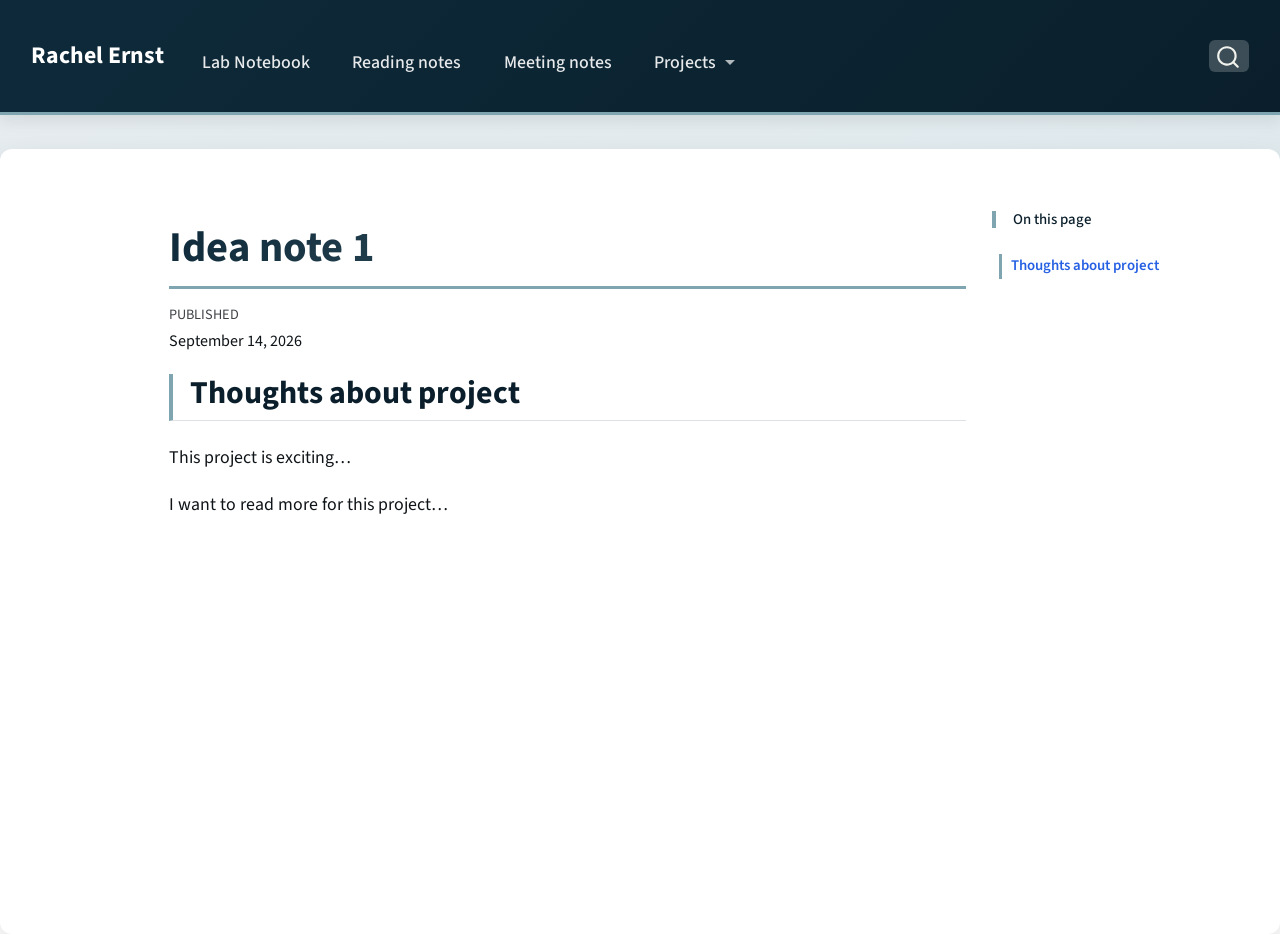
<file: docs/projects/my-project/idea-note1.html>
<!DOCTYPE html>
<html xmlns="http://www.w3.org/1999/xhtml" lang="en" xml:lang="en"><head>

<meta charset="utf-8">
<meta name="generator" content="quarto-1.9.37">

<meta name="viewport" content="width=device-width, initial-scale=1.0, user-scalable=yes">

<meta name="dcterms.date" content="2026-09-14">

<title>Idea note 1 – Rachel Ernst</title>
<style>
/* Default styles provided by pandoc.
** See https://pandoc.org/MANUAL.html#variables-for-html for config info.
*/
code{white-space: pre-wrap;}
span.smallcaps{font-variant: small-caps;}
div.columns{display: flex; gap: min(4vw, 1.5em);}
div.column{flex: auto; overflow-x: auto;}
div.hanging-indent{margin-left: 1.5em; text-indent: -1.5em;}
ul.task-list{list-style: none;}
ul.task-list li input[type="checkbox"] {
  width: 0.8em;
  margin: 0 0.8em 0.2em -1em; /* quarto-specific, see https://github.com/quarto-dev/quarto-cli/issues/4556 */ 
  vertical-align: middle;
}
</style>


<script src="../../site_libs/quarto-nav/quarto-nav.js"></script>
<script src="../../site_libs/quarto-nav/headroom.min.js"></script>
<script src="../../site_libs/clipboard/clipboard.min.js"></script>
<script src="../../site_libs/quarto-search/autocomplete.umd.js"></script>
<script src="../../site_libs/quarto-search/fuse.min.js"></script>
<script src="../../site_libs/quarto-search/quarto-search.js"></script>
<meta name="quarto:offset" content="../../">
<script src="../../site_libs/quarto-html/quarto.js" type="module"></script>
<script src="../../site_libs/quarto-html/tabsets/tabsets.js" type="module"></script>
<script src="../../site_libs/quarto-html/popper.min.js"></script>
<script src="../../site_libs/quarto-html/tippy.umd.min.js"></script>
<script src="../../site_libs/quarto-html/anchor.min.js"></script>
<link href="../../site_libs/quarto-html/tippy.css" rel="stylesheet">
<link href="../../site_libs/quarto-html/quarto-syntax-highlighting-acf12a64177840b8d86f2d4f01b2e9fb.css" rel="stylesheet" id="quarto-text-highlighting-styles">
<script src="../../site_libs/bootstrap/bootstrap.min.js"></script>
<link href="../../site_libs/bootstrap/bootstrap-icons.css" rel="stylesheet">
<link href="../../site_libs/bootstrap/bootstrap-07ef60af933b8329510c4aa1fb6c0fb0.min.css" rel="stylesheet" append-hash="true" id="quarto-bootstrap" data-mode="light">
<script id="quarto-search-options" type="application/json">{
  "location": "navbar",
  "copy-button": false,
  "collapse-after": 3,
  "panel-placement": "end",
  "type": "overlay",
  "limit": 50,
  "keyboard-shortcut": [
    "f",
    "/",
    "s"
  ],
  "show-item-context": false,
  "language": {
    "search-no-results-text": "No results",
    "search-matching-documents-text": "matching documents",
    "search-copy-link-title": "Copy link to search",
    "search-hide-matches-text": "Hide additional matches",
    "search-more-match-text": "more match in this document",
    "search-more-matches-text": "more matches in this document",
    "search-clear-button-title": "Clear",
    "search-text-placeholder": "",
    "search-detached-cancel-button-title": "Cancel",
    "search-submit-button-title": "Submit",
    "search-label": "Search"
  }
}</script>


<link rel="stylesheet" href="../../styles.css">
</head>

<body class="nav-fixed quarto-light">

<div id="quarto-search-results"></div>
  <header id="quarto-header" class="headroom fixed-top">
    <nav class="navbar navbar-expand-lg " data-bs-theme="dark">
      <div class="navbar-container container-fluid">
      <div class="navbar-brand-container mx-auto">
    <a class="navbar-brand" href="../../index.html">
    <span class="navbar-title">Rachel Ernst</span>
    </a>
  </div>
            <div id="quarto-search" class="" title="Search"></div>
          <button class="navbar-toggler" type="button" data-bs-toggle="collapse" data-bs-target="#navbarCollapse" aria-controls="navbarCollapse" role="menu" aria-expanded="false" aria-label="Toggle navigation" onclick="if (window.quartoToggleHeadroom) { window.quartoToggleHeadroom(); }">
  <span class="navbar-toggler-icon"></span>
</button>
          <div class="collapse navbar-collapse" id="navbarCollapse">
            <ul class="navbar-nav navbar-nav-scroll me-auto">
  <li class="nav-item">
    <a class="nav-link" href="../../lab-notebook/index.html"> 
<span class="menu-text">Lab Notebook</span></a>
  </li>  
  <li class="nav-item">
    <a class="nav-link" href="../../reading-notes/index.html"> 
<span class="menu-text">Reading notes</span></a>
  </li>  
  <li class="nav-item">
    <a class="nav-link" href="../../meetings.html"> 
<span class="menu-text">Meeting notes</span></a>
  </li>  
  <li class="nav-item dropdown ">
    <a class="nav-link dropdown-toggle" href="#" id="nav-menu-projects" role="link" data-bs-toggle="dropdown" aria-expanded="false">
 <span class="menu-text">Projects</span>
    </a>
    <ul class="dropdown-menu" aria-labelledby="nav-menu-projects">    
        <li>
    <a class="dropdown-item" href="../../projects/my-project/index.html">
 <span class="dropdown-text">my-project</span></a>
  </li>  
    </ul>
  </li>
</ul>
          </div> <!-- /navcollapse -->
            <div class="quarto-navbar-tools">
</div>
      </div> <!-- /container-fluid -->
    </nav>
</header>
<!-- content -->
<div id="quarto-content" class="quarto-container page-columns page-rows-contents page-layout-article page-navbar">
<!-- sidebar -->
<!-- margin-sidebar -->
    <div id="quarto-margin-sidebar" class="sidebar margin-sidebar">
        <nav id="TOC" role="doc-toc" class="toc-active">
    <h2 id="toc-title">On this page</h2>
   
  <ul>
  <li><a href="#thoughts-about-project" id="toc-thoughts-about-project" class="nav-link active" data-scroll-target="#thoughts-about-project">Thoughts about project</a></li>
  </ul>
</nav>
    </div>
<!-- main -->
<main class="content" id="quarto-document-content">

<header id="title-block-header" class="quarto-title-block default">
<div class="quarto-title">
<h1 class="title">Idea note 1</h1>
</div>



<div class="quarto-title-meta">

    
    <div>
    <div class="quarto-title-meta-heading">Published</div>
    <div class="quarto-title-meta-contents">
      <p class="date">September 14, 2026</p>
    </div>
  </div>
  
    
  </div>
  


</header>


<section id="thoughts-about-project" class="level2">
<h2 class="anchored" data-anchor-id="thoughts-about-project">Thoughts about project</h2>
<p>This project is exciting…</p>
<p>I want to read more for this project…</p>


</section>

</main> <!-- /main -->
<script id="quarto-html-after-body" type="application/javascript">
  window.document.addEventListener("DOMContentLoaded", function (event) {
    const icon = "";
    const anchorJS = new window.AnchorJS();
    anchorJS.options = {
      placement: 'right',
      icon: icon
    };
    anchorJS.add('.anchored');
    const isCodeAnnotation = (el) => {
      for (const clz of el.classList) {
        if (clz.startsWith('code-annotation-')) {                     
          return true;
        }
      }
      return false;
    }
    const onCopySuccess = function(e) {
      // button target
      const button = e.trigger;
      // don't keep focus
      button.blur();
      // flash "checked"
      button.classList.add('code-copy-button-checked');
      var currentTitle = button.getAttribute("title");
      button.setAttribute("title", "Copied!");
      let tooltip;
      if (window.bootstrap) {
        button.setAttribute("data-bs-toggle", "tooltip");
        button.setAttribute("data-bs-placement", "left");
        button.setAttribute("data-bs-title", "Copied!");
        tooltip = new bootstrap.Tooltip(button, 
          { trigger: "manual", 
            customClass: "code-copy-button-tooltip",
            offset: [0, -8]});
        tooltip.show();    
      }
      setTimeout(function() {
        if (tooltip) {
          tooltip.hide();
          button.removeAttribute("data-bs-title");
          button.removeAttribute("data-bs-toggle");
          button.removeAttribute("data-bs-placement");
        }
        button.setAttribute("title", currentTitle);
        button.classList.remove('code-copy-button-checked');
      }, 1000);
      // clear code selection
      e.clearSelection();
    }
    const getTextToCopy = function(trigger) {
      const outerScaffold = trigger.parentElement.cloneNode(true);
      const codeEl = outerScaffold.querySelector('code');
      for (const childEl of codeEl.children) {
        if (isCodeAnnotation(childEl)) {
          childEl.remove();
        }
      }
      return codeEl.innerText;
    }
    const clipboard = new window.ClipboardJS('.code-copy-button:not([data-in-quarto-modal])', {
      text: getTextToCopy
    });
    clipboard.on('success', onCopySuccess);
    if (window.document.getElementById('quarto-embedded-source-code-modal')) {
      const clipboardModal = new window.ClipboardJS('.code-copy-button[data-in-quarto-modal]', {
        text: getTextToCopy,
        container: window.document.getElementById('quarto-embedded-source-code-modal')
      });
      clipboardModal.on('success', onCopySuccess);
    }
      var localhostRegex = new RegExp(/^(?:http|https):\/\/localhost\:?[0-9]*\//);
      var mailtoRegex = new RegExp(/^mailto:/);
        var filterRegex = new RegExp('/' + window.location.host + '/');
      var isInternal = (href) => {
          return filterRegex.test(href) || localhostRegex.test(href) || mailtoRegex.test(href);
      }
      // Inspect non-navigation links and adorn them if external
     var links = window.document.querySelectorAll('a[href]:not(.nav-link):not(.navbar-brand):not(.toc-action):not(.sidebar-link):not(.sidebar-item-toggle):not(.pagination-link):not(.no-external):not([aria-hidden]):not(.dropdown-item):not(.quarto-navigation-tool):not(.about-link)');
      for (var i=0; i<links.length; i++) {
        const link = links[i];
        if (!isInternal(link.href)) {
          // undo the damage that might have been done by quarto-nav.js in the case of
          // links that we want to consider external
          if (link.dataset.originalHref !== undefined) {
            link.href = link.dataset.originalHref;
          }
        }
      }
    function tippyHover(el, contentFn, onTriggerFn, onUntriggerFn) {
      const config = {
        allowHTML: true,
        maxWidth: 500,
        delay: 100,
        arrow: false,
        appendTo: function(el) {
            return el.parentElement;
        },
        interactive: true,
        interactiveBorder: 10,
        theme: 'quarto',
        placement: 'bottom-start',
      };
      if (contentFn) {
        config.content = contentFn;
      }
      if (onTriggerFn) {
        config.onTrigger = onTriggerFn;
      }
      if (onUntriggerFn) {
        config.onUntrigger = onUntriggerFn;
      }
      window.tippy(el, config); 
    }
    const noterefs = window.document.querySelectorAll('a[role="doc-noteref"]');
    for (var i=0; i<noterefs.length; i++) {
      const ref = noterefs[i];
      tippyHover(ref, function() {
        // use id or data attribute instead here
        let href = ref.getAttribute('data-footnote-href') || ref.getAttribute('href');
        try { href = new URL(href).hash; } catch {}
        const id = href.replace(/^#\/?/, "");
        const note = window.document.getElementById(id);
        if (note) {
          return note.innerHTML;
        } else {
          return "";
        }
      });
    }
    const xrefs = window.document.querySelectorAll('a.quarto-xref');
    const processXRef = (id, note) => {
      // Strip column container classes
      const stripColumnClz = (el) => {
        el.classList.remove("page-full", "page-columns");
        if (el.children) {
          for (const child of el.children) {
            stripColumnClz(child);
          }
        }
      }
      stripColumnClz(note)
      if (id === null || id.startsWith('sec-')) {
        // Special case sections, only their first couple elements
        const container = document.createElement("div");
        if (note.children && note.children.length > 2) {
          container.appendChild(note.children[0].cloneNode(true));
          for (let i = 1; i < note.children.length; i++) {
            const child = note.children[i];
            if (child.tagName === "P" && child.innerText === "") {
              continue;
            } else {
              container.appendChild(child.cloneNode(true));
              break;
            }
          }
          if (window.Quarto?.typesetMath) {
            window.Quarto.typesetMath(container);
          }
          return container.innerHTML
        } else {
          if (window.Quarto?.typesetMath) {
            window.Quarto.typesetMath(note);
          }
          return note.innerHTML;
        }
      } else {
        // Remove any anchor links if they are present
        const anchorLink = note.querySelector('a.anchorjs-link');
        if (anchorLink) {
          anchorLink.remove();
        }
        if (window.Quarto?.typesetMath) {
          window.Quarto.typesetMath(note);
        }
        if (note.classList.contains("callout")) {
          return note.outerHTML;
        } else {
          return note.innerHTML;
        }
      }
    }
    for (var i=0; i<xrefs.length; i++) {
      const xref = xrefs[i];
      tippyHover(xref, undefined, function(instance) {
        instance.disable();
        let url = xref.getAttribute('href');
        let hash = undefined; 
        if (url.startsWith('#')) {
          hash = url;
        } else {
          try { hash = new URL(url).hash; } catch {}
        }
        if (hash) {
          const id = hash.replace(/^#\/?/, "");
          const note = window.document.getElementById(id);
          if (note !== null) {
            try {
              const html = processXRef(id, note.cloneNode(true));
              instance.setContent(html);
            } finally {
              instance.enable();
              instance.show();
            }
          } else {
            // See if we can fetch this
            fetch(url.split('#')[0])
            .then(res => res.text())
            .then(html => {
              const parser = new DOMParser();
              const htmlDoc = parser.parseFromString(html, "text/html");
              const note = htmlDoc.getElementById(id);
              if (note !== null) {
                const html = processXRef(id, note);
                instance.setContent(html);
              } 
            }).finally(() => {
              instance.enable();
              instance.show();
            });
          }
        } else {
          // See if we can fetch a full url (with no hash to target)
          // This is a special case and we should probably do some content thinning / targeting
          fetch(url)
          .then(res => res.text())
          .then(html => {
            const parser = new DOMParser();
            const htmlDoc = parser.parseFromString(html, "text/html");
            const note = htmlDoc.querySelector('main.content');
            if (note !== null) {
              // This should only happen for chapter cross references
              // (since there is no id in the URL)
              // remove the first header
              if (note.children.length > 0 && note.children[0].tagName === "HEADER") {
                note.children[0].remove();
              }
              const html = processXRef(null, note);
              instance.setContent(html);
            } 
          }).finally(() => {
            instance.enable();
            instance.show();
          });
        }
      }, function(instance) {
      });
    }
        let selectedAnnoteEl;
        const selectorForAnnotation = ( cell, annotation) => {
          let cellAttr = 'data-code-cell="' + cell + '"';
          let lineAttr = 'data-code-annotation="' +  annotation + '"';
          const selector = 'span[' + cellAttr + '][' + lineAttr + ']';
          return selector;
        }
        const selectCodeLines = (annoteEl) => {
          const doc = window.document;
          const targetCell = annoteEl.getAttribute("data-target-cell");
          const targetAnnotation = annoteEl.getAttribute("data-target-annotation");
          const annoteSpan = window.document.querySelector(selectorForAnnotation(targetCell, targetAnnotation));
          const lines = annoteSpan.getAttribute("data-code-lines").split(",");
          const lineIds = lines.map((line) => {
            return targetCell + "-" + line;
          })
          let top = null;
          let height = null;
          let parent = null;
          if (lineIds.length > 0) {
              //compute the position of the single el (top and bottom and make a div)
              const el = window.document.getElementById(lineIds[0]);
              top = el.offsetTop;
              height = el.offsetHeight;
              parent = el.parentElement.parentElement;
            if (lineIds.length > 1) {
              const lastEl = window.document.getElementById(lineIds[lineIds.length - 1]);
              const bottom = lastEl.offsetTop + lastEl.offsetHeight;
              height = bottom - top;
            }
            if (top !== null && height !== null && parent !== null) {
              // cook up a div (if necessary) and position it 
              let div = window.document.getElementById("code-annotation-line-highlight");
              if (div === null) {
                div = window.document.createElement("div");
                div.setAttribute("id", "code-annotation-line-highlight");
                div.style.position = 'absolute';
                parent.appendChild(div);
              }
              div.style.top = top - 2 + "px";
              div.style.height = height + 4 + "px";
              div.style.left = 0;
              let gutterDiv = window.document.getElementById("code-annotation-line-highlight-gutter");
              if (gutterDiv === null) {
                gutterDiv = window.document.createElement("div");
                gutterDiv.setAttribute("id", "code-annotation-line-highlight-gutter");
                gutterDiv.style.position = 'absolute';
                const codeCell = window.document.getElementById(targetCell);
                const gutter = codeCell.querySelector('.code-annotation-gutter');
                gutter.appendChild(gutterDiv);
              }
              gutterDiv.style.top = top - 2 + "px";
              gutterDiv.style.height = height + 4 + "px";
            }
            selectedAnnoteEl = annoteEl;
          }
        };
        const unselectCodeLines = () => {
          const elementsIds = ["code-annotation-line-highlight", "code-annotation-line-highlight-gutter"];
          elementsIds.forEach((elId) => {
            const div = window.document.getElementById(elId);
            if (div) {
              div.remove();
            }
          });
          selectedAnnoteEl = undefined;
        };
          // Handle positioning of the toggle
      window.addEventListener(
        "resize",
        throttle(() => {
          elRect = undefined;
          if (selectedAnnoteEl) {
            selectCodeLines(selectedAnnoteEl);
          }
        }, 10)
      );
      function throttle(fn, ms) {
      let throttle = false;
      let timer;
        return (...args) => {
          if(!throttle) { // first call gets through
              fn.apply(this, args);
              throttle = true;
          } else { // all the others get throttled
              if(timer) clearTimeout(timer); // cancel #2
              timer = setTimeout(() => {
                fn.apply(this, args);
                timer = throttle = false;
              }, ms);
          }
        };
      }
        // Attach click handler to the DT
        const annoteDls = window.document.querySelectorAll('dt[data-target-cell]');
        for (const annoteDlNode of annoteDls) {
          annoteDlNode.addEventListener('click', (event) => {
            const clickedEl = event.target;
            if (clickedEl !== selectedAnnoteEl) {
              unselectCodeLines();
              const activeEl = window.document.querySelector('dt[data-target-cell].code-annotation-active');
              if (activeEl) {
                activeEl.classList.remove('code-annotation-active');
              }
              selectCodeLines(clickedEl);
              clickedEl.classList.add('code-annotation-active');
            } else {
              // Unselect the line
              unselectCodeLines();
              clickedEl.classList.remove('code-annotation-active');
            }
          });
        }
    const findCites = (el) => {
      const parentEl = el.parentElement;
      if (parentEl) {
        const cites = parentEl.dataset.cites;
        if (cites) {
          return {
            el,
            cites: cites.split(' ')
          };
        } else {
          return findCites(el.parentElement)
        }
      } else {
        return undefined;
      }
    };
    var bibliorefs = window.document.querySelectorAll('a[role="doc-biblioref"]');
    for (var i=0; i<bibliorefs.length; i++) {
      const ref = bibliorefs[i];
      const citeInfo = findCites(ref);
      if (citeInfo) {
        tippyHover(citeInfo.el, function() {
          var popup = window.document.createElement('div');
          citeInfo.cites.forEach(function(cite) {
            var citeDiv = window.document.createElement('div');
            citeDiv.classList.add('hanging-indent');
            citeDiv.classList.add('csl-entry');
            var biblioDiv = window.document.getElementById('ref-' + cite);
            if (biblioDiv) {
              citeDiv.innerHTML = biblioDiv.innerHTML;
            }
            popup.appendChild(citeDiv);
          });
          return popup.innerHTML;
        });
      }
    }
  });
  </script>
</div> <!-- /content -->




</body></html>
</file>
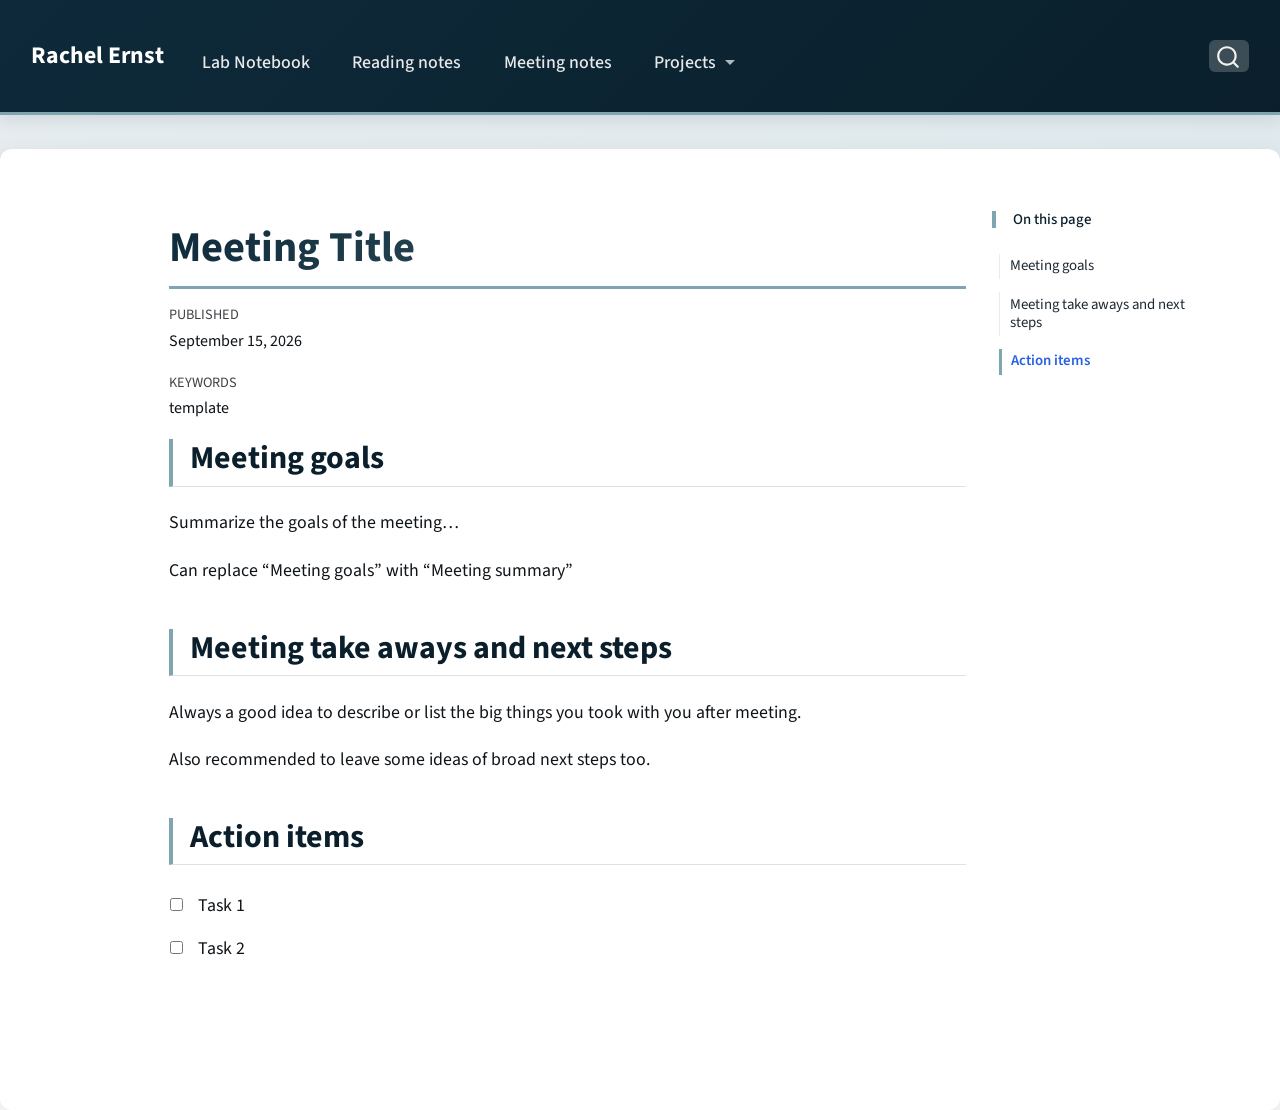
<file: docs/projects/my-project/meeting-notes/meeting-1.html>
<!DOCTYPE html>
<html xmlns="http://www.w3.org/1999/xhtml" lang="en" xml:lang="en"><head>

<meta charset="utf-8">
<meta name="generator" content="quarto-1.9.37">

<meta name="viewport" content="width=device-width, initial-scale=1.0, user-scalable=yes">

<meta name="dcterms.date" content="2026-09-15">
<meta name="keywords" content="template">

<title>Meeting Title – Rachel Ernst</title>
<style>
/* Default styles provided by pandoc.
** See https://pandoc.org/MANUAL.html#variables-for-html for config info.
*/
code{white-space: pre-wrap;}
span.smallcaps{font-variant: small-caps;}
div.columns{display: flex; gap: min(4vw, 1.5em);}
div.column{flex: auto; overflow-x: auto;}
div.hanging-indent{margin-left: 1.5em; text-indent: -1.5em;}
ul.task-list{list-style: none;}
ul.task-list li input[type="checkbox"] {
  width: 0.8em;
  margin: 0 0.8em 0.2em -1em; /* quarto-specific, see https://github.com/quarto-dev/quarto-cli/issues/4556 */ 
  vertical-align: middle;
}
</style>


<script src="../../../site_libs/quarto-nav/quarto-nav.js"></script>
<script src="../../../site_libs/quarto-nav/headroom.min.js"></script>
<script src="../../../site_libs/clipboard/clipboard.min.js"></script>
<script src="../../../site_libs/quarto-search/autocomplete.umd.js"></script>
<script src="../../../site_libs/quarto-search/fuse.min.js"></script>
<script src="../../../site_libs/quarto-search/quarto-search.js"></script>
<meta name="quarto:offset" content="../../../">
<script src="../../../site_libs/quarto-html/quarto.js" type="module"></script>
<script src="../../../site_libs/quarto-html/tabsets/tabsets.js" type="module"></script>
<script src="../../../site_libs/quarto-html/popper.min.js"></script>
<script src="../../../site_libs/quarto-html/tippy.umd.min.js"></script>
<script src="../../../site_libs/quarto-html/anchor.min.js"></script>
<link href="../../../site_libs/quarto-html/tippy.css" rel="stylesheet">
<link href="../../../site_libs/quarto-html/quarto-syntax-highlighting-acf12a64177840b8d86f2d4f01b2e9fb.css" rel="stylesheet" id="quarto-text-highlighting-styles">
<script src="../../../site_libs/bootstrap/bootstrap.min.js"></script>
<link href="../../../site_libs/bootstrap/bootstrap-icons.css" rel="stylesheet">
<link href="../../../site_libs/bootstrap/bootstrap-07ef60af933b8329510c4aa1fb6c0fb0.min.css" rel="stylesheet" append-hash="true" id="quarto-bootstrap" data-mode="light">
<script id="quarto-search-options" type="application/json">{
  "location": "navbar",
  "copy-button": false,
  "collapse-after": 3,
  "panel-placement": "end",
  "type": "overlay",
  "limit": 50,
  "keyboard-shortcut": [
    "f",
    "/",
    "s"
  ],
  "show-item-context": false,
  "language": {
    "search-no-results-text": "No results",
    "search-matching-documents-text": "matching documents",
    "search-copy-link-title": "Copy link to search",
    "search-hide-matches-text": "Hide additional matches",
    "search-more-match-text": "more match in this document",
    "search-more-matches-text": "more matches in this document",
    "search-clear-button-title": "Clear",
    "search-text-placeholder": "",
    "search-detached-cancel-button-title": "Cancel",
    "search-submit-button-title": "Submit",
    "search-label": "Search"
  }
}</script>


<link rel="stylesheet" href="../../../styles.css">
</head>

<body class="nav-fixed quarto-light">

<div id="quarto-search-results"></div>
  <header id="quarto-header" class="headroom fixed-top">
    <nav class="navbar navbar-expand-lg " data-bs-theme="dark">
      <div class="navbar-container container-fluid">
      <div class="navbar-brand-container mx-auto">
    <a class="navbar-brand" href="../../../index.html">
    <span class="navbar-title">Rachel Ernst</span>
    </a>
  </div>
            <div id="quarto-search" class="" title="Search"></div>
          <button class="navbar-toggler" type="button" data-bs-toggle="collapse" data-bs-target="#navbarCollapse" aria-controls="navbarCollapse" role="menu" aria-expanded="false" aria-label="Toggle navigation" onclick="if (window.quartoToggleHeadroom) { window.quartoToggleHeadroom(); }">
  <span class="navbar-toggler-icon"></span>
</button>
          <div class="collapse navbar-collapse" id="navbarCollapse">
            <ul class="navbar-nav navbar-nav-scroll me-auto">
  <li class="nav-item">
    <a class="nav-link" href="../../../lab-notebook/index.html"> 
<span class="menu-text">Lab Notebook</span></a>
  </li>  
  <li class="nav-item">
    <a class="nav-link" href="../../../reading-notes/index.html"> 
<span class="menu-text">Reading notes</span></a>
  </li>  
  <li class="nav-item">
    <a class="nav-link" href="../../../meetings.html"> 
<span class="menu-text">Meeting notes</span></a>
  </li>  
  <li class="nav-item dropdown ">
    <a class="nav-link dropdown-toggle" href="#" id="nav-menu-projects" role="link" data-bs-toggle="dropdown" aria-expanded="false">
 <span class="menu-text">Projects</span>
    </a>
    <ul class="dropdown-menu" aria-labelledby="nav-menu-projects">    
        <li>
    <a class="dropdown-item" href="../../../projects/my-project/index.html">
 <span class="dropdown-text">my-project</span></a>
  </li>  
    </ul>
  </li>
</ul>
          </div> <!-- /navcollapse -->
            <div class="quarto-navbar-tools">
</div>
      </div> <!-- /container-fluid -->
    </nav>
</header>
<!-- content -->
<div id="quarto-content" class="quarto-container page-columns page-rows-contents page-layout-article page-navbar">
<!-- sidebar -->
<!-- margin-sidebar -->
    <div id="quarto-margin-sidebar" class="sidebar margin-sidebar">
        <nav id="TOC" role="doc-toc" class="toc-active">
    <h2 id="toc-title">On this page</h2>
   
  <ul>
  <li><a href="#meeting-goals" id="toc-meeting-goals" class="nav-link active" data-scroll-target="#meeting-goals">Meeting goals</a></li>
  <li><a href="#meeting-take-aways-and-next-steps" id="toc-meeting-take-aways-and-next-steps" class="nav-link" data-scroll-target="#meeting-take-aways-and-next-steps">Meeting take aways and next steps</a></li>
  <li><a href="#action-items" id="toc-action-items" class="nav-link" data-scroll-target="#action-items">Action items</a></li>
  </ul>
</nav>
    </div>
<!-- main -->
<main class="content" id="quarto-document-content">

<header id="title-block-header" class="quarto-title-block default">
<div class="quarto-title">
<h1 class="title">Meeting Title</h1>
</div>



<div class="quarto-title-meta">

    
    <div>
    <div class="quarto-title-meta-heading">Published</div>
    <div class="quarto-title-meta-contents">
      <p class="date">September 15, 2026</p>
    </div>
  </div>
  
    
  </div>
  

<div>
  <div class="keywords">
    <div class="block-title">Keywords</div>
    <p>template</p>
  </div>
</div>

</header>


<section id="meeting-goals" class="level2">
<h2 class="anchored" data-anchor-id="meeting-goals">Meeting goals</h2>
<p>Summarize the goals of the meeting…</p>
<p>Can replace “Meeting goals” with “Meeting summary”</p>
</section>
<section id="meeting-take-aways-and-next-steps" class="level2">
<h2 class="anchored" data-anchor-id="meeting-take-aways-and-next-steps">Meeting take aways and next steps</h2>
<p>Always a good idea to describe or list the big things you took with you after meeting.</p>
<p>Also recommended to leave some ideas of broad next steps too.</p>
</section>
<section id="action-items" class="level2">
<h2 class="anchored" data-anchor-id="action-items">Action items</h2>
<ul class="task-list">
<li><label><input type="checkbox">Task 1</label></li>
<li><label><input type="checkbox">Task 2</label></li>
</ul>


</section>

</main> <!-- /main -->
<script id="quarto-html-after-body" type="application/javascript">
  window.document.addEventListener("DOMContentLoaded", function (event) {
    const icon = "";
    const anchorJS = new window.AnchorJS();
    anchorJS.options = {
      placement: 'right',
      icon: icon
    };
    anchorJS.add('.anchored');
    const isCodeAnnotation = (el) => {
      for (const clz of el.classList) {
        if (clz.startsWith('code-annotation-')) {                     
          return true;
        }
      }
      return false;
    }
    const onCopySuccess = function(e) {
      // button target
      const button = e.trigger;
      // don't keep focus
      button.blur();
      // flash "checked"
      button.classList.add('code-copy-button-checked');
      var currentTitle = button.getAttribute("title");
      button.setAttribute("title", "Copied!");
      let tooltip;
      if (window.bootstrap) {
        button.setAttribute("data-bs-toggle", "tooltip");
        button.setAttribute("data-bs-placement", "left");
        button.setAttribute("data-bs-title", "Copied!");
        tooltip = new bootstrap.Tooltip(button, 
          { trigger: "manual", 
            customClass: "code-copy-button-tooltip",
            offset: [0, -8]});
        tooltip.show();    
      }
      setTimeout(function() {
        if (tooltip) {
          tooltip.hide();
          button.removeAttribute("data-bs-title");
          button.removeAttribute("data-bs-toggle");
          button.removeAttribute("data-bs-placement");
        }
        button.setAttribute("title", currentTitle);
        button.classList.remove('code-copy-button-checked');
      }, 1000);
      // clear code selection
      e.clearSelection();
    }
    const getTextToCopy = function(trigger) {
      const outerScaffold = trigger.parentElement.cloneNode(true);
      const codeEl = outerScaffold.querySelector('code');
      for (const childEl of codeEl.children) {
        if (isCodeAnnotation(childEl)) {
          childEl.remove();
        }
      }
      return codeEl.innerText;
    }
    const clipboard = new window.ClipboardJS('.code-copy-button:not([data-in-quarto-modal])', {
      text: getTextToCopy
    });
    clipboard.on('success', onCopySuccess);
    if (window.document.getElementById('quarto-embedded-source-code-modal')) {
      const clipboardModal = new window.ClipboardJS('.code-copy-button[data-in-quarto-modal]', {
        text: getTextToCopy,
        container: window.document.getElementById('quarto-embedded-source-code-modal')
      });
      clipboardModal.on('success', onCopySuccess);
    }
      var localhostRegex = new RegExp(/^(?:http|https):\/\/localhost\:?[0-9]*\//);
      var mailtoRegex = new RegExp(/^mailto:/);
        var filterRegex = new RegExp('/' + window.location.host + '/');
      var isInternal = (href) => {
          return filterRegex.test(href) || localhostRegex.test(href) || mailtoRegex.test(href);
      }
      // Inspect non-navigation links and adorn them if external
     var links = window.document.querySelectorAll('a[href]:not(.nav-link):not(.navbar-brand):not(.toc-action):not(.sidebar-link):not(.sidebar-item-toggle):not(.pagination-link):not(.no-external):not([aria-hidden]):not(.dropdown-item):not(.quarto-navigation-tool):not(.about-link)');
      for (var i=0; i<links.length; i++) {
        const link = links[i];
        if (!isInternal(link.href)) {
          // undo the damage that might have been done by quarto-nav.js in the case of
          // links that we want to consider external
          if (link.dataset.originalHref !== undefined) {
            link.href = link.dataset.originalHref;
          }
        }
      }
    function tippyHover(el, contentFn, onTriggerFn, onUntriggerFn) {
      const config = {
        allowHTML: true,
        maxWidth: 500,
        delay: 100,
        arrow: false,
        appendTo: function(el) {
            return el.parentElement;
        },
        interactive: true,
        interactiveBorder: 10,
        theme: 'quarto',
        placement: 'bottom-start',
      };
      if (contentFn) {
        config.content = contentFn;
      }
      if (onTriggerFn) {
        config.onTrigger = onTriggerFn;
      }
      if (onUntriggerFn) {
        config.onUntrigger = onUntriggerFn;
      }
      window.tippy(el, config); 
    }
    const noterefs = window.document.querySelectorAll('a[role="doc-noteref"]');
    for (var i=0; i<noterefs.length; i++) {
      const ref = noterefs[i];
      tippyHover(ref, function() {
        // use id or data attribute instead here
        let href = ref.getAttribute('data-footnote-href') || ref.getAttribute('href');
        try { href = new URL(href).hash; } catch {}
        const id = href.replace(/^#\/?/, "");
        const note = window.document.getElementById(id);
        if (note) {
          return note.innerHTML;
        } else {
          return "";
        }
      });
    }
    const xrefs = window.document.querySelectorAll('a.quarto-xref');
    const processXRef = (id, note) => {
      // Strip column container classes
      const stripColumnClz = (el) => {
        el.classList.remove("page-full", "page-columns");
        if (el.children) {
          for (const child of el.children) {
            stripColumnClz(child);
          }
        }
      }
      stripColumnClz(note)
      if (id === null || id.startsWith('sec-')) {
        // Special case sections, only their first couple elements
        const container = document.createElement("div");
        if (note.children && note.children.length > 2) {
          container.appendChild(note.children[0].cloneNode(true));
          for (let i = 1; i < note.children.length; i++) {
            const child = note.children[i];
            if (child.tagName === "P" && child.innerText === "") {
              continue;
            } else {
              container.appendChild(child.cloneNode(true));
              break;
            }
          }
          if (window.Quarto?.typesetMath) {
            window.Quarto.typesetMath(container);
          }
          return container.innerHTML
        } else {
          if (window.Quarto?.typesetMath) {
            window.Quarto.typesetMath(note);
          }
          return note.innerHTML;
        }
      } else {
        // Remove any anchor links if they are present
        const anchorLink = note.querySelector('a.anchorjs-link');
        if (anchorLink) {
          anchorLink.remove();
        }
        if (window.Quarto?.typesetMath) {
          window.Quarto.typesetMath(note);
        }
        if (note.classList.contains("callout")) {
          return note.outerHTML;
        } else {
          return note.innerHTML;
        }
      }
    }
    for (var i=0; i<xrefs.length; i++) {
      const xref = xrefs[i];
      tippyHover(xref, undefined, function(instance) {
        instance.disable();
        let url = xref.getAttribute('href');
        let hash = undefined; 
        if (url.startsWith('#')) {
          hash = url;
        } else {
          try { hash = new URL(url).hash; } catch {}
        }
        if (hash) {
          const id = hash.replace(/^#\/?/, "");
          const note = window.document.getElementById(id);
          if (note !== null) {
            try {
              const html = processXRef(id, note.cloneNode(true));
              instance.setContent(html);
            } finally {
              instance.enable();
              instance.show();
            }
          } else {
            // See if we can fetch this
            fetch(url.split('#')[0])
            .then(res => res.text())
            .then(html => {
              const parser = new DOMParser();
              const htmlDoc = parser.parseFromString(html, "text/html");
              const note = htmlDoc.getElementById(id);
              if (note !== null) {
                const html = processXRef(id, note);
                instance.setContent(html);
              } 
            }).finally(() => {
              instance.enable();
              instance.show();
            });
          }
        } else {
          // See if we can fetch a full url (with no hash to target)
          // This is a special case and we should probably do some content thinning / targeting
          fetch(url)
          .then(res => res.text())
          .then(html => {
            const parser = new DOMParser();
            const htmlDoc = parser.parseFromString(html, "text/html");
            const note = htmlDoc.querySelector('main.content');
            if (note !== null) {
              // This should only happen for chapter cross references
              // (since there is no id in the URL)
              // remove the first header
              if (note.children.length > 0 && note.children[0].tagName === "HEADER") {
                note.children[0].remove();
              }
              const html = processXRef(null, note);
              instance.setContent(html);
            } 
          }).finally(() => {
            instance.enable();
            instance.show();
          });
        }
      }, function(instance) {
      });
    }
        let selectedAnnoteEl;
        const selectorForAnnotation = ( cell, annotation) => {
          let cellAttr = 'data-code-cell="' + cell + '"';
          let lineAttr = 'data-code-annotation="' +  annotation + '"';
          const selector = 'span[' + cellAttr + '][' + lineAttr + ']';
          return selector;
        }
        const selectCodeLines = (annoteEl) => {
          const doc = window.document;
          const targetCell = annoteEl.getAttribute("data-target-cell");
          const targetAnnotation = annoteEl.getAttribute("data-target-annotation");
          const annoteSpan = window.document.querySelector(selectorForAnnotation(targetCell, targetAnnotation));
          const lines = annoteSpan.getAttribute("data-code-lines").split(",");
          const lineIds = lines.map((line) => {
            return targetCell + "-" + line;
          })
          let top = null;
          let height = null;
          let parent = null;
          if (lineIds.length > 0) {
              //compute the position of the single el (top and bottom and make a div)
              const el = window.document.getElementById(lineIds[0]);
              top = el.offsetTop;
              height = el.offsetHeight;
              parent = el.parentElement.parentElement;
            if (lineIds.length > 1) {
              const lastEl = window.document.getElementById(lineIds[lineIds.length - 1]);
              const bottom = lastEl.offsetTop + lastEl.offsetHeight;
              height = bottom - top;
            }
            if (top !== null && height !== null && parent !== null) {
              // cook up a div (if necessary) and position it 
              let div = window.document.getElementById("code-annotation-line-highlight");
              if (div === null) {
                div = window.document.createElement("div");
                div.setAttribute("id", "code-annotation-line-highlight");
                div.style.position = 'absolute';
                parent.appendChild(div);
              }
              div.style.top = top - 2 + "px";
              div.style.height = height + 4 + "px";
              div.style.left = 0;
              let gutterDiv = window.document.getElementById("code-annotation-line-highlight-gutter");
              if (gutterDiv === null) {
                gutterDiv = window.document.createElement("div");
                gutterDiv.setAttribute("id", "code-annotation-line-highlight-gutter");
                gutterDiv.style.position = 'absolute';
                const codeCell = window.document.getElementById(targetCell);
                const gutter = codeCell.querySelector('.code-annotation-gutter');
                gutter.appendChild(gutterDiv);
              }
              gutterDiv.style.top = top - 2 + "px";
              gutterDiv.style.height = height + 4 + "px";
            }
            selectedAnnoteEl = annoteEl;
          }
        };
        const unselectCodeLines = () => {
          const elementsIds = ["code-annotation-line-highlight", "code-annotation-line-highlight-gutter"];
          elementsIds.forEach((elId) => {
            const div = window.document.getElementById(elId);
            if (div) {
              div.remove();
            }
          });
          selectedAnnoteEl = undefined;
        };
          // Handle positioning of the toggle
      window.addEventListener(
        "resize",
        throttle(() => {
          elRect = undefined;
          if (selectedAnnoteEl) {
            selectCodeLines(selectedAnnoteEl);
          }
        }, 10)
      );
      function throttle(fn, ms) {
      let throttle = false;
      let timer;
        return (...args) => {
          if(!throttle) { // first call gets through
              fn.apply(this, args);
              throttle = true;
          } else { // all the others get throttled
              if(timer) clearTimeout(timer); // cancel #2
              timer = setTimeout(() => {
                fn.apply(this, args);
                timer = throttle = false;
              }, ms);
          }
        };
      }
        // Attach click handler to the DT
        const annoteDls = window.document.querySelectorAll('dt[data-target-cell]');
        for (const annoteDlNode of annoteDls) {
          annoteDlNode.addEventListener('click', (event) => {
            const clickedEl = event.target;
            if (clickedEl !== selectedAnnoteEl) {
              unselectCodeLines();
              const activeEl = window.document.querySelector('dt[data-target-cell].code-annotation-active');
              if (activeEl) {
                activeEl.classList.remove('code-annotation-active');
              }
              selectCodeLines(clickedEl);
              clickedEl.classList.add('code-annotation-active');
            } else {
              // Unselect the line
              unselectCodeLines();
              clickedEl.classList.remove('code-annotation-active');
            }
          });
        }
    const findCites = (el) => {
      const parentEl = el.parentElement;
      if (parentEl) {
        const cites = parentEl.dataset.cites;
        if (cites) {
          return {
            el,
            cites: cites.split(' ')
          };
        } else {
          return findCites(el.parentElement)
        }
      } else {
        return undefined;
      }
    };
    var bibliorefs = window.document.querySelectorAll('a[role="doc-biblioref"]');
    for (var i=0; i<bibliorefs.length; i++) {
      const ref = bibliorefs[i];
      const citeInfo = findCites(ref);
      if (citeInfo) {
        tippyHover(citeInfo.el, function() {
          var popup = window.document.createElement('div');
          citeInfo.cites.forEach(function(cite) {
            var citeDiv = window.document.createElement('div');
            citeDiv.classList.add('hanging-indent');
            citeDiv.classList.add('csl-entry');
            var biblioDiv = window.document.getElementById('ref-' + cite);
            if (biblioDiv) {
              citeDiv.innerHTML = biblioDiv.innerHTML;
            }
            popup.appendChild(citeDiv);
          });
          return popup.innerHTML;
        });
      }
    }
  });
  </script>
</div> <!-- /content -->




</body></html>
</file>
<file: docs/site_libs/quarto-html/tippy.css>
.tippy-box[data-animation=fade][data-state=hidden]{opacity:0}[data-tippy-root]{max-width:calc(100vw - 10px)}.tippy-box{position:relative;background-color:#333;color:#fff;border-radius:4px;font-size:14px;line-height:1.4;white-space:normal;outline:0;transition-property:transform,visibility,opacity}.tippy-box[data-placement^=top]>.tippy-arrow{bottom:0}.tippy-box[data-placement^=top]>.tippy-arrow:before{bottom:-7px;left:0;border-width:8px 8px 0;border-top-color:initial;transform-origin:center top}.tippy-box[data-placement^=bottom]>.tippy-arrow{top:0}.tippy-box[data-placement^=bottom]>.tippy-arrow:before{top:-7px;left:0;border-width:0 8px 8px;border-bottom-color:initial;transform-origin:center bottom}.tippy-box[data-placement^=left]>.tippy-arrow{right:0}.tippy-box[data-placement^=left]>.tippy-arrow:before{border-width:8px 0 8px 8px;border-left-color:initial;right:-7px;transform-origin:center left}.tippy-box[data-placement^=right]>.tippy-arrow{left:0}.tippy-box[data-placement^=right]>.tippy-arrow:before{left:-7px;border-width:8px 8px 8px 0;border-right-color:initial;transform-origin:center right}.tippy-box[data-inertia][data-state=visible]{transition-timing-function:cubic-bezier(.54,1.5,.38,1.11)}.tippy-arrow{width:16px;height:16px;color:#333}.tippy-arrow:before{content:"";position:absolute;border-color:transparent;border-style:solid}.tippy-content{position:relative;padding:5px 9px;z-index:1}
</file>
<file: docs/site_libs/quarto-html/quarto-syntax-highlighting-acf12a64177840b8d86f2d4f01b2e9fb.css>
/* quarto syntax highlight colors */
:root {
  --quarto-hl-al-color: #ff5555;
  --quarto-hl-an-color: #6a737d;
  --quarto-hl-at-color: #d73a49;
  --quarto-hl-bn-color: #005cc5;
  --quarto-hl-bu-color: #d73a49;
  --quarto-hl-ch-color: #032f62;
  --quarto-hl-co-color: #6a737d;
  --quarto-hl-cv-color: #6a737d;
  --quarto-hl-cn-color: #005cc5;
  --quarto-hl-cf-color: #d73a49;
  --quarto-hl-dt-color: #d73a49;
  --quarto-hl-dv-color: #005cc5;
  --quarto-hl-do-color: #6a737d;
  --quarto-hl-er-color: #ff5555;
  --quarto-hl-ex-color: #d73a49;
  --quarto-hl-fl-color: #005cc5;
  --quarto-hl-fu-color: #6f42c1;
  --quarto-hl-im-color: #032f62;
  --quarto-hl-in-color: #6a737d;
  --quarto-hl-kw-color: #d73a49;
  --quarto-hl-op-color: #24292e;
  --quarto-hl-pp-color: #d73a49;
  --quarto-hl-re-color: #6a737d;
  --quarto-hl-sc-color: #005cc5;
  --quarto-hl-ss-color: #032f62;
  --quarto-hl-st-color: #032f62;
  --quarto-hl-va-color: #e36209;
  --quarto-hl-vs-color: #032f62;
  --quarto-hl-wa-color: #ff5555;
}

/* other quarto variables */
:root {
  --quarto-font-monospace: SFMono-Regular, Menlo, Monaco, Consolas, "Liberation Mono", "Courier New", monospace;
}

/* syntax highlight based on Pandoc's rules */
pre > code.sourceCode > span {
  color: #24292e;
}

code.sourceCode > span {
  color: #24292e;
}

div.sourceCode,
div.sourceCode pre.sourceCode {
  color: #24292e;
}

/* Normal */
code span {
  color: #24292e;
}

/* Alert */
code span.al {
  font-weight: bold;
  color: #ff5555;
}

/* Annotation */
code span.an {
  color: #6a737d;
}

/* Attribute */
code span.at {
  color: #d73a49;
}

/* BaseN */
code span.bn {
  color: #005cc5;
}

/* BuiltIn */
code span.bu {
  color: #d73a49;
}

/* ControlFlow */
code span.cf {
  color: #d73a49;
}

/* Char */
code span.ch {
  color: #032f62;
}

/* Constant */
code span.cn {
  color: #005cc5;
}

/* Comment */
code span.co {
  color: #6a737d;
}

/* CommentVar */
code span.cv {
  color: #6a737d;
}

/* Documentation */
code span.do {
  color: #6a737d;
}

/* DataType */
code span.dt {
  color: #d73a49;
}

/* DecVal */
code span.dv {
  color: #005cc5;
}

/* Error */
code span.er {
  color: #ff5555;
  text-decoration: underline;
}

/* Extension */
code span.ex {
  font-weight: bold;
  color: #d73a49;
}

/* Float */
code span.fl {
  color: #005cc5;
}

/* Function */
code span.fu {
  color: #6f42c1;
}

/* Import */
code span.im {
  color: #032f62;
}

/* Information */
code span.in {
  color: #6a737d;
}

/* Keyword */
code span.kw {
  color: #d73a49;
}

/* Operator */
code span.op {
  color: #24292e;
}

/* Preprocessor */
code span.pp {
  color: #d73a49;
}

/* RegionMarker */
code span.re {
  color: #6a737d;
}

/* SpecialChar */
code span.sc {
  color: #005cc5;
}

/* SpecialString */
code span.ss {
  color: #032f62;
}

/* String */
code span.st {
  color: #032f62;
}

/* Variable */
code span.va {
  color: #e36209;
}

/* VerbatimString */
code span.vs {
  color: #032f62;
}

/* Warning */
code span.wa {
  color: #ff5555;
}

.prevent-inlining {
  content: "</";
}

/*# sourceMappingURL=e41d78b1f7017e44483b7fefd7a010af.css.map */
</file>
<file: docs/styles.css>
/* Custom styles for the website - Professional Design */

/* ============================================
   Color Palette — Deep Ocean
   ============================================ */
:root {
  /* Primary brand colors */
  --primary-color: #0E2A3A;      /* deep ocean blue */
  --primary-dark:  #0A1F2B;      /* darker navy */
  --primary-light: #2F4A5A;      /* slate blue */

  --secondary-color: #4F6D7A;   /* steel blue */
  --accent-color:    #7FA6B0;   /* soft sea-glass blue */

  /* Backgrounds */
  --bg-light:          #FAFBFC; /* paper white */
  --bg-gradient-start:#E6ECEF; /* pale blue-gray */
  --bg-gradient-end:  #DCE8EC; /* subtle ocean mist */

  /* Text */
  --text-dark:   #0F1418;  /* near-black */
  --text-medium: #1F2933;  /* charcoal */
  --text-light:  #4F6D7A;  /* muted steel */

  /* Borders & UI */
  --border-color: #C9D6DC; /* soft blue-gray */

  /* Shadows */
  --shadow-sm: 0 2px 4px rgba(15, 20, 24, 0.04);
  --shadow-md: 0 6px 14px rgba(15, 20, 24, 0.08);
  --shadow-lg: 0 14px 30px rgba(15, 20, 24, 0.12);
}


/* ============================================
   Global Styles
   ============================================ */
body {
  font-size: 1.05rem;
  line-height: 1.7;
  color: var(--text-dark);
  background: linear-gradient(135deg, var(--bg-gradient-start) 0%, var(--bg-gradient-end) 100%);
  background-attachment: fixed;
} 

/* ============================================
   Navigation Bar
   ============================================ */
.navbar {
  background: linear-gradient(135deg, var(--primary-color) 0%, var(--primary-dark) 100%) !important;
  box-shadow: var(--shadow-md);
  padding: 1rem 0;
  border-bottom: 3px solid var(--accent-color);
}

.navbar-brand {
  font-weight: 700;
  font-size: 1.4rem;
  color: white !important;
  transition: transform 0.3s ease;
}

.navbar-brand:hover {
  transform: scale(1.05);
}

.navbar-nav .nav-link {
  color: rgba(255, 255, 255, 0.9) !important;
  font-weight: 500;
  padding: 0.5rem 1rem !important;
  margin: 0 0.25rem;
  border-radius: 6px;
  transition: all 0.3s ease;
}

.navbar-nav .nav-link:hover {
  background-color: rgba(255, 255, 255, 0.15);
  color: white !important;
  transform: translateY(-2px);
}

.navbar-nav .nav-link.active {
  background-color: rgba(255, 255, 255, 0.2);
  color: white !important;
}

/* ============================================
   Main Content Area
   ============================================ */
#quarto-content {
  background-color: white;
  border-radius: 12px;
  box-shadow: var(--shadow-lg);
  padding: 2.5rem;
  margin-top: 2rem;
  margin-bottom: 2rem;
}

/* ============================================
   Headers
   ============================================ */
h1, h2, h3, h4, h5, h6 {
  margin-top: 2rem;
  margin-bottom: 1.25rem;
  font-weight: 700;
  color: var(--text-dark);
}

h1 {
  font-size: 2.5rem;
  background: linear-gradient(135deg, var(--primary-color) 0%, var(--secondary-color) 100%);
  -webkit-background-clip: text;
  -webkit-text-fill-color: transparent;
  background-clip: text;
  border-bottom: 3px solid var(--accent-color);
  padding-bottom: 0.75rem;
  margin-bottom: 1.5rem;
}

h2 {
  font-size: 1.875rem;
  color: var(--primary-dark);
  border-left: 4px solid var(--accent-color);
  padding-left: 1rem;
  margin-top: 2.5rem;
}

h3 {
  font-size: 1.5rem;
  color: var(--text-dark);
}

/* ============================================
   Hero Section (for homepage)
   ============================================ */
.hero-section {
  background: linear-gradient(135deg, var(--primary-color) 0%, var(--secondary-color) 100%);
  color: white;
  padding: 3rem 2rem;
  border-radius: 12px;
  margin-bottom: 2.5rem;
  box-shadow: var(--shadow-lg);
  text-align: center;
}

.hero-section h1 {
  color: white;
  border-bottom: none;
  background: none;
  -webkit-text-fill-color: white;
  margin-bottom: 1rem;
  font-size: 3rem;
}
 
.hero-section p {
  font-size: 1.25rem;
  opacity: 0.95;
  max-width: 800px;
  margin: 0 auto;
}

/* ============================================
   Fix hero image layout
   ============================================ */

.hero-image {
  display: flex !important;
  flex-wrap: nowrap;
  align-items: center;
  gap: 1.5rem;
}

/* Remove vertical margins that force stacking */
.hero-image img {
  margin: 0 !important;
}

/* Make sure Quarto wrappers don’t break flex */
.hero-image > p,
.hero-image > figure {
  margin: 0 !important;
  padding: 0 !important;
  display: flex !important;
  align-items: center;
}

/* Force children to be flex items */
.hero-image > p,
.hero-image > figure {
  flex: 0 0 auto;
}

/* Headshot */
.hero-image .headshot {
  width: 160px;
  max-width: 160px;
  border-radius: 999px;
}

/* Field image larger */
.hero-image .fieldshot {
  max-width: 420px;
  width: 100%;
}

/* ============================================
   Make hero images equal height + spaced
   ============================================ */

.hero-image {
  gap: 2.5rem;   /* more space between images */
}

/* Force both images to the same height */
.hero-image img {
  height: 280px;        /* adjust to taste */
  width: auto;
  object-fit: cover;
}

/* Keep headshot round but now same height */
.hero-image .headshot {
  width: 280px;        /* match height so circle stays round */
  height: 280px;
  max-width: none;
  border-radius: 50%;
}

/* Field photo fills its rectangle */
.hero-image .fieldshot {
  width: 420px;        /* wide landscape feel */
  max-width: none;
  border-radius: 16px;
}

/* ============================================
   Hero images: same height, no headshot cropping
   ============================================ */

.hero-image {
  gap: 3rem;            /* more space between images */
  align-items: center;
}

/* Set a shared height */
.hero-image .headshot,
.hero-image .fieldshot {
  height: 280px;        /* adjust this number */
  margin: 0 !important; /* keep your no-stack fix */
  display: block;
}

/* Headshot: NEVER crop */
.hero-image .headshot {
  width: 280px;         /* keep it square so circle stays true */
  max-width: none;
  object-fit: contain;  /* show whole headshot */
  background: white;    /* prevents transparent corners looking odd */
  padding: 6px;         /* small breathing room */
  border-radius: 50%;
}

/* Fieldshot: crop is OK for landscape framing */
.hero-image .fieldshot {
  width: 460px;         /* give it a nice wide presence */
  max-width: none;
  object-fit: cover;    /* fill the rectangle */
  border-radius: 16px;
}

/* Research page hero images: don't overlap TOC */
.research-hero {
  max-width: 100%;
  flex-wrap: wrap;     /* allow wrap instead of overflow */
  gap: 1.5rem;
}

.research-hero .fieldshot {
  height: 290px;       /* smaller so it fits next to TOC */
  width: auto;
  max-width: 400px;    /* prevents pushing into sidebar */
  object-fit: cover;
}

/* ============================================
   Cards and Sections
   ============================================ */
.card, .content-card {
  background-color: white;
  border-radius: 10px;
  padding: 1.75rem;
  margin-bottom: 1.5rem;
  box-shadow: var(--shadow-md);
  border: 1px solid var(--border-color);
  transition: all 0.3s ease;
}

.card:hover, .content-card:hover {
  box-shadow: var(--shadow-lg);
  transform: translateY(-3px);
}

.section-divider {
  height: 3px;
  background: linear-gradient(90deg, var(--primary-color) 0%, var(--accent-color) 100%);
  border: none;
  margin: 2.5rem 0;
  border-radius: 2px;
}

/* ============================================
   Links and Buttons
   ============================================ */

/* Body links */
a {
  color: var(--accent-color);
  text-decoration: underline;
  text-decoration-thickness: 2px;
  text-underline-offset: 3px;
  transition: color 0.2s ease, text-decoration-thickness 0.2s ease;
}

a:hover {
  color: var(--primary-light);
  text-decoration-thickness: 3px;
}

/* Navigation links stay clean */
.navbar a,
.navbar a:hover {
  text-decoration: none;
}


/* ============================================
   Lists
   ============================================ */
ul, ol {
  margin: 1.5rem 0;
  padding-left: 2rem;
}

li {
  margin-bottom: 0.75rem;
  line-height: 1.7;
}

ul li::marker {
  color: var(--accent-color);
  font-weight: bold;
}

/* Quick links special styling */
.quick-links li {
  background-color: var(--bg-light);
  padding: 0.75rem 1rem;
  margin-bottom: 0.75rem;
  border-radius: 8px;
  border-left: 4px solid var(--accent-color);
  transition: all 0.2s ease;
  list-style: none;
}

.quick-links li:hover {
  background-color: var(--bg-gradient-start);
  transform: translateX(5px);
  box-shadow: var(--shadow-sm);
}

.quick-links li::before {
  content: "→";
  color: var(--accent-color);
  font-weight: bold;
  margin-right: 0.75rem;
}

/* ============================================
   Code Blocks
   ============================================ */
pre {
  background-color: #1e293b;
  color: #e2e8f0;
  border-radius: 8px;
  padding: 1.5rem;
  border-left: 4px solid var(--accent-color);
  box-shadow: var(--shadow-sm);
  overflow-x: auto;
}

code {
  background-color: var(--bg-light);
  color: var(--primary-dark);
  padding: 0.2rem 0.5rem;
  border-radius: 4px;
  font-size: 0.9em;
}

pre code {
  background-color: transparent;
  color: inherit;
  padding: 0;
}

/* ============================================
   Blockquotes
   ============================================ */
blockquote {
  background-color: var(--bg-light);
  border-left: 5px solid var(--accent-color);
  padding: 1.25rem 1.5rem;
  margin: 1.5rem 0;
  border-radius: 0 8px 8px 0;
  color: var(--text-medium);
  font-style: italic;
  box-shadow: var(--shadow-sm);
}

/* ============================================
   Tables
   ============================================ */
table {
  margin: 2rem 0;
  border-collapse: collapse;
  width: 100%;
  box-shadow: var(--shadow-sm);
  border-radius: 8px;
  overflow: hidden;
}

thead {
  background: linear-gradient(135deg, var(--primary-color) 0%, var(--primary-dark) 100%);
  color: white;
}

thead th {
  padding: 1rem;
  font-weight: 600;
  text-align: left;
}

tbody tr {
  border-bottom: 1px solid var(--border-color);
  transition: background-color 0.2s ease;
}

tbody tr:hover {
  background-color: var(--bg-light);
}

tbody td {
  padding: 0.875rem 1rem;
}

tbody tr:last-child {
  border-bottom: none;
}

/* ============================================
   Images
   ============================================ */
img {
  max-width: 100%;
  height: auto;
  border-radius: 10px;
  margin: 1.5rem 0;
  box-shadow: var(--shadow-md);
  transition: transform 0.3s ease;
}

img:hover {
  transform: scale(1.02);
  box-shadow: var(--shadow-lg);
}

/* ============================================
   Lab Notebook Listing
   ============================================ */
.quarto-listing {
  margin-top: 2rem;
}

.quarto-listing-category {
  background-color: var(--accent-color);
  color: white;
  padding: 0.375rem 0.75rem;
  border-radius: 20px;
  font-size: 0.875rem;
  margin-right: 0.5rem;
  margin-bottom: 0.5rem;
  display: inline-block;
  transition: all 0.2s ease;
}

.quarto-listing-category:hover {
  background-color: var(--secondary-color);
  transform: scale(1.05);
}

.listing-item {
  background-color: white;
  padding: 1.5rem;
  margin-bottom: 1.25rem;
  border-radius: 10px;
  border-left: 4px solid var(--accent-color);
  box-shadow: var(--shadow-sm);
  transition: all 0.3s ease;
}

.listing-item:hover {
  box-shadow: var(--shadow-md);
  transform: translateX(5px);
}

/* ============================================
   Footer
   ============================================ */
.nav-footer {
  background: linear-gradient(135deg, var(--text-dark) 0%, var(--text-medium) 100%);
  color: white;
  margin-top: 4rem;
  padding: 2rem 0;
  border-top: 3px solid var(--accent-color);
  box-shadow: 0 -4px 6px -1px rgba(0, 0, 0, 0.1);
}

.nav-footer a {
  color: rgba(255, 255, 255, 0.9);
  transition: color 0.2s ease;
}

.nav-footer a:hover {
  color: white;
  text-decoration: none;
}

/* ============================================
   Task Lists
   ============================================ */
.task-list-item {
  list-style-type: none;
  background-color: var(--bg-light);
  padding: 0.5rem;
  margin-bottom: 0.5rem;
  border-radius: 6px;
  transition: background-color 0.2s ease;
}

.task-list-item:hover {
  background-color: var(--bg-gradient-start);
}

.task-list-item input[type="checkbox"] {
  margin-right: 0.75rem;
  width: 1.25rem;
  height: 1.25rem;
  cursor: pointer;
}

/* ============================================
   Table of Contents
   ============================================ */
#quarto-margin-sidebar .toc-actions,
#quarto-margin-sidebar nav[role="navigation"] {
  background-color: white;
  padding: 1.25rem;
  border-radius: 10px;
  box-shadow: var(--shadow-md);
  border: 1px solid var(--border-color);
}

#TOC a {
  color: var(--text-medium);
  transition: all 0.2s ease;
}

#TOC a:hover {
  color: var(--primary-color);
  padding-left: 0.5rem;
}

#TOC .active {
  color: var(--primary-color);
  font-weight: 600;
  border-left: 3px solid var(--accent-color);
  padding-left: 0.5rem;
}

/* ============================================
   Search
   ============================================ */
#quarto-search {
  background-color: rgba(255, 255, 255, 0.2);
  border-radius: 6px;
  transition: all 0.3s ease;
}

#quarto-search:hover {
  background-color: rgba(255, 255, 255, 0.3);
}

/* ============================================
   Responsive Design
   ============================================ */
@media (max-width: 768px) {
  #quarto-content {
    padding: 1.5rem;
  }
  
  h1 {
    font-size: 2rem;
  }
  
  .hero-section h1 {
    font-size: 2.25rem;
  }
  
  .hero-section {
    padding: 2rem 1.5rem;
  }
}

/* ============================================
   Animations
   ============================================ */
@keyframes fadeIn {
  from {
    opacity: 0;
    transform: translateY(20px);
  }
  to {
    opacity: 1;
    transform: translateY(0);
  }
}

#quarto-content > * {
  animation: fadeIn 0.6s ease-out;
}

/* ============================================
   Utility Classes
   ============================================ */
.text-center {
  text-align: center;
}

.mt-4 {
  margin-top: 2rem;
}

.mb-4 {
  margin-bottom: 2rem;
}

.highlight-box {
  background: linear-gradient(135deg, var(--bg-gradient-start) 0%, var(--bg-light) 100%);
  border-left: 4px solid var(--accent-color);
  padding: 1.5rem;
  border-radius: 8px;
  margin: 1.5rem 0;
  box-shadow: var(--shadow-sm);
}

/* ============================================
   Restore bold text styling
   ============================================ */

strong, b {
  font-weight: 700;
  color: var(--text-dark);
}

/* Optional: subtle emphasis boost */
strong {
  letter-spacing: 0.02em;
}

/* ============================================
   Research theme badge grid (4 across)
   ============================================ */

.theme-grid {
  display: grid;
  grid-template-columns: repeat(2, 1fr);  /* 2 columns */
  grid-template-rows: repeat(2, auto);   /* 2 rows */
  gap: 2rem;
  margin: 2rem 0 3rem 0;
}

.theme-card {
  background: white;
  border: 1px solid var(--border-color);
  border-radius: 12px;
  padding: 1rem;
  box-shadow: var(--shadow-md);
  transition: transform 0.2s ease, box-shadow 0.2s ease;
}

.theme-card:hover {
  transform: translateY(-3px);
  box-shadow: var(--shadow-lg);
}

/* Image badge */
.theme-card img {
  width: 100%;
  height: 170px;
  object-fit: cover;
  border-radius: 10px;
  margin: 0 0 0.75rem 0 !important;
}

/* Title styling */
.theme-card h3 {
  margin: 0.25rem 0 0.5rem 0;
  font-size: 1.1rem;
}

/* Make link titles look like titles (not regular text) */
.theme-card a {
  text-decoration: none;
}
.theme-card a:hover {
  text-decoration: underline;
}

/* Responsive: 2 across then 1 across */
@media (max-width: 1100px) {
  .theme-grid { grid-template-columns: repeat(2, 1fr); }
}
@media (max-width: 650px) {
  .theme-grid { grid-template-columns: 1fr; }
}

/* ============================================
   Mobile fixes (do not affect desktop)
   ============================================ */
@media (max-width: 768px) {

  /* Prevent horizontal scrolling */
  html, body {
    overflow-x: hidden;
  }

  /* iOS Safari performance + layout issues */
  body {
    background-attachment: scroll;
  }

  /* Main content: tighter padding on phones */
  #quarto-content {
    padding: 1.1rem;
    margin-top: 1rem;
    margin-bottom: 1rem;
    border-radius: 10px;
  }

  /* Headings scale down */
  h1 {
    font-size: 1.9rem;
  }
  h2 {
    font-size: 1.5rem;
    margin-top: 1.75rem;
  }
  h3 {
    font-size: 1.25rem;
  }

  /* Cards: reduce padding */
  .card, .content-card {
    padding: 1.1rem;
  }

  /* HERO: reduce padding */
  .hero-section {
    padding: 1.6rem 1.1rem;
  }
  .hero-section h1 {
    font-size: 2.1rem;
  }

  /* Images: reduce margins so they don't push content oddly */
  img {
    margin: 1rem 0;
  }

  /* Tables: force horizontal scroll instead of page overflow */
  .table-responsive,
  table {
    display: block;
    width: 100%;
    overflow-x: auto;
    -webkit-overflow-scrolling: touch;
  }

  /* Code blocks: slightly tighter on mobile */
  pre {
    padding: 1rem;
  }
}

/* ============================================
   Mobile hero images (authoritative)
   ============================================ */
@media (max-width: 768px) {

  /* Stack hero images; avoid side-by-side overflow */
  .hero-image {
    display: flex !important;
    flex-direction: column !important;
    align-items: center !important;
    justify-content: center !important;
    gap: 1rem !important;
  }

  /* Quarto wrappers (p/figure) should not create weird widths */
.hero-image > p,
.hero-image > figure {
  width: 100% !important;
  max-width: 100% !important;
  flex: 0 0 100% !important;
  margin: 0 !important;
  display: block !important;
}

  /* The actual image: never stretch */
  .hero-image img {
    width: 100% !important;
    max-width: 100% !important;
    height: auto !important;
    margin: 0 !important;
    object-fit: contain !important;   /* default: show whole image */
  }

  /* Headshot: keep it from getting gigantic, keep circle */
  .hero-image .headshot {
    width: min(220px, 80vw) !important;
    max-width: min(220px, 80vw) !important;
    border-radius: 50% !important;
    padding: 0 !important;
    background: transparent !important;
  }

  /* Field shots: make them "photo-like" */
  .hero-image .fieldshot {
    border-radius: 16px !important;
    object-fit: cover !important;     /* crop is OK for field images */
    max-height: 55vh !important;      /* prevents taking over screen */
  }
}

/* ============================================
   HARD mobile override: hero images MUST stack
   Put this at the VERY END of styles.css
   ============================================ */
@media (max-width: 768px) {

  /* The container */
  .hero-image {
    display: block !important;   /* not flex */
  }

  /* Anything Quarto may wrap images in */
  .hero-image > * {
    display: block !important;
    width: 100% !important;
    max-width: 100% !important;
  }

  /* Common Quarto structures (belt + suspenders) */
  .hero-image p,
  .hero-image figure,
  .hero-image .quarto-figure,
  .hero-image .quarto-figure-center,
  .hero-image .cell-output-display {
    display: block !important;
    width: 100% !important;
    max-width: 100% !important;
    margin: 0 !important;
  }

  /* The images themselves */
  .hero-image img {
    display: block !important;
    width: 100% !important;
    max-width: 100% !important;
    height: auto !important;
    margin: 0 0 1rem 0 !important;
  }

  /* Optional: keep headshot nicely sized */
  .hero-image img.headshot {
    width: min(220px, 80vw) !important;
    margin-left: auto !important;
    margin-right: auto !important;
  }
}

/* Keep navbar above homepage hero so dropdown is clickable */
.navbar { position: relative; z-index: 2000; }
.dropdown-menu { z-index: 3000; }

/* Make navbar logo fill the banner height */
.navbar-brand img {
  height: 100%;
  max-height: 72px;   /* keeps it from overflowing */
  width: auto;
}

/* Align brand content vertically */
.navbar-brand {
  display: flex;
  align-items: center;
  gap: 0.6rem;   /* space between logo and text */
}

/* Footer logo */
.footer-logo {
  height: 48px;
  width: auto;
  margin-bottom: 0.5rem;
  display: block;
}

/* Increase navbar height */
.navbar {
  min-height: 88px;   /* adjust to taste: 80–96px works well */
  padding-top: 0.75rem;
  padding-bottom: 0.75rem;
}

@media (max-width: 768px) {
  .navbar {
    min-height: 64px;
  }

  .navbar-brand img {
    max-height: 44px;
  }
}

/* Research page intro: logo left, highlight box right */
.research-intro{
  display: grid;
  grid-template-columns: 140px 1fr;  /* logo column + text column */
  gap: 1.25rem;
  align-items: center;
  margin: 1.5rem 0 2rem 0;
}

/* Keep logo a consistent size */
.research-logo{
  width: 140px;
  max-width: 100%;
  height: auto;
  margin: 0 !important;      /* overrides your global img margins */
  box-shadow: none !important; /* optional: if you don't want shadow */
  border-radius: 0 !important; /* optional: if logo shouldn't be rounded */
}

/* Remove extra margin from highlight box when in grid */
.research-intro .highlight-box{
  margin: 0;
}

@media (max-width: 768px){
  .research-intro{
    grid-template-columns: 1fr;
    justify-items: center;
    text-align: left;
  }

  .research-logo{
    width: 160px;
  }
}
</file>
